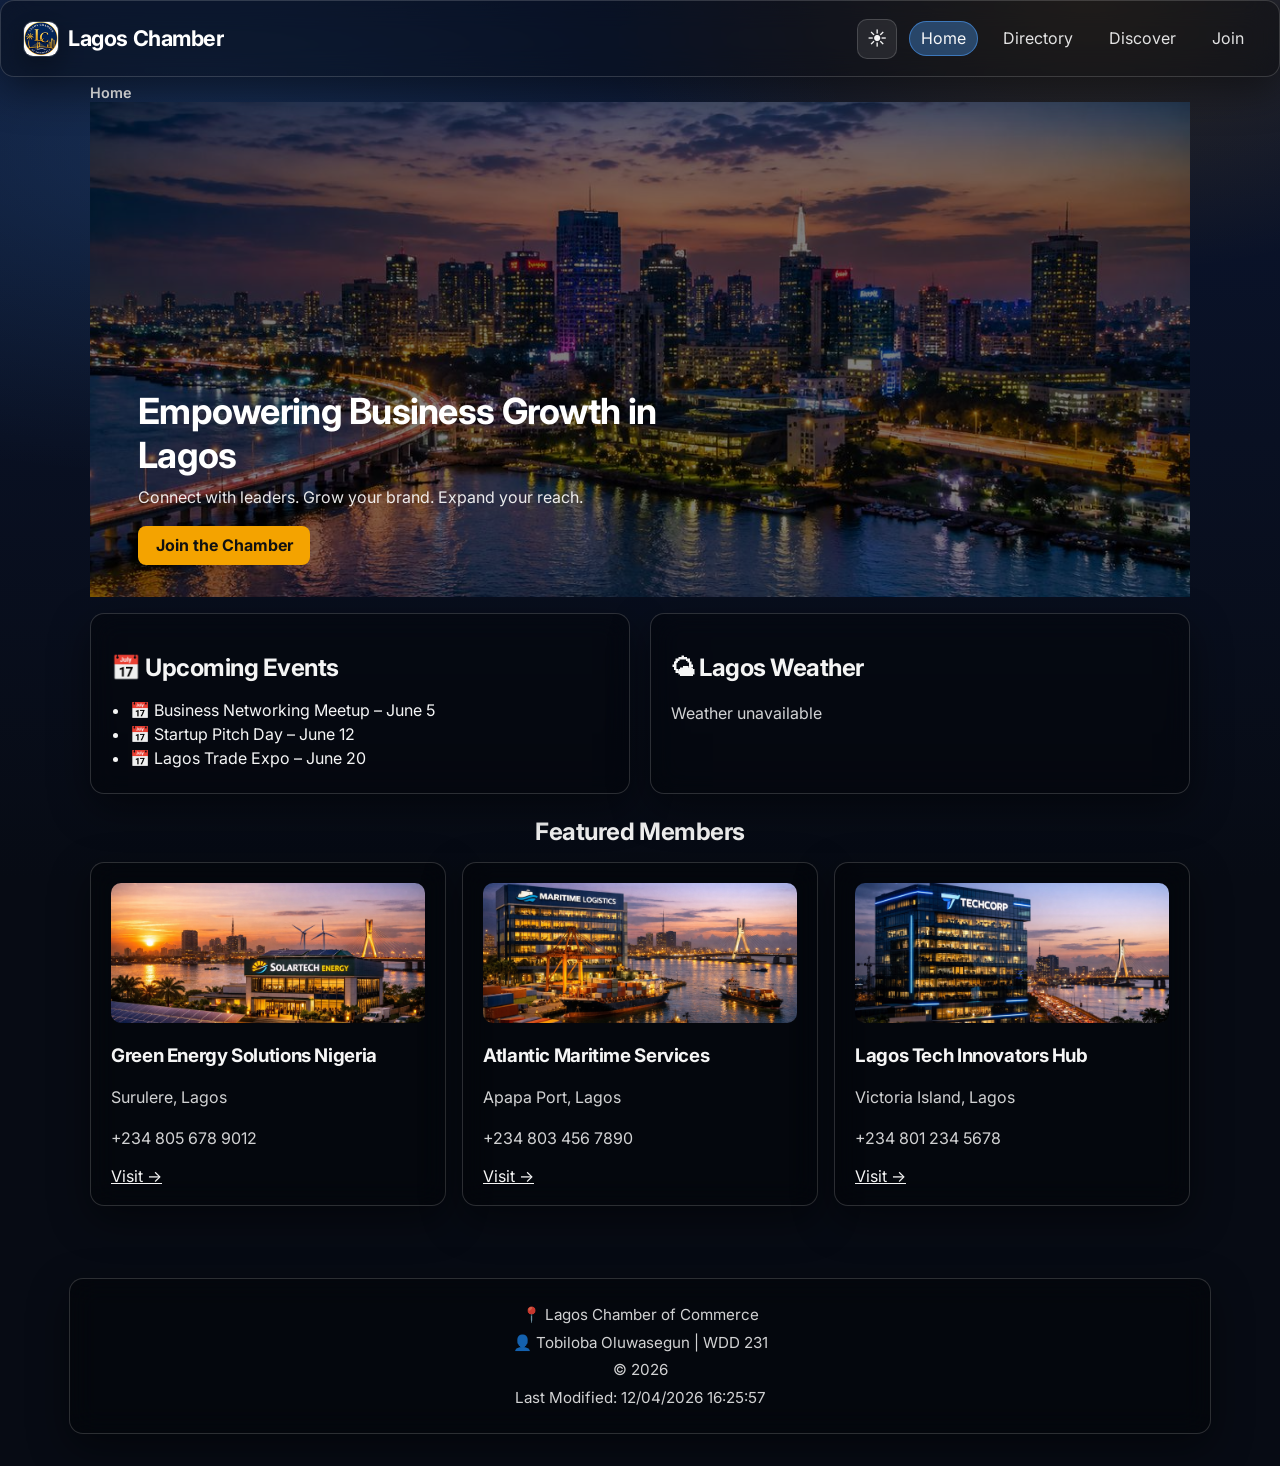
<file: chamber/index.html>
<!DOCTYPE html>
<html lang="en">

<head>
    <meta charset="UTF-8">
    <meta name="viewport" content="width=device-width, initial-scale=1.0">

    <title>Lagos Chamber Home</title>

    <meta name="description"
        content="Join Lagos Chamber of Commerce to grow your business, connect with leaders, and explore new opportunities in Lagos.">
    <meta name="author" content="Tobiloba Oluwasegun">

    <link rel="icon" href="images/favicon-small.png" type="image/png">

    <!-- SEO / SOCIAL -->
    <meta property="og:title" content="Lagos Chamber of Commerce Home Page">
    <meta property="og:description"
        content="Discover business opportunities, events, and partnerships with the Lagos Chamber of Commerce.">
    <meta property="og:image" content="https://thetobsdev1.github.io/wdd231/chamber/images/lagoshero.jpg">
    <meta property="og:url" content="https://thetobsdev1.github.io/wdd231/chamber/index.html">
    <meta property="og:type" content="website">

    <!-- FONTS -->
    <link rel="preconnect" href="https://fonts.googleapis.com">
    <link rel="preconnect" href="https://fonts.gstatic.com" crossorigin>
    <link href="https://fonts.googleapis.com/css2?family=Inter:wght@400;600;700&display=swap" rel="stylesheet">

    <!-- CSS -->
    <link rel="stylesheet" href="styles/normalize.css">
    <link rel="stylesheet" href="styles/small.css">
    <link rel="stylesheet" href="styles/large.css">
    <link rel="stylesheet" href="styles/theme.css">
    <link rel="stylesheet" href="styles/home.css">

    <script src="scripts/theme-toggle.js" defer></script>
    <script src="scripts/nav.js" defer></script>
    <script src="scripts/home.js" defer></script>
</head>

<body class="home-page">

    <header class="header glass">
        <a class="brand" href="index.html">
            <img class="brand-logo" src="images/favicon-small.png" alt="Lagos Chamber logo" width="34" height="34"
                loading="eager">
            <span class="brand-name">Lagos Chamber</span>
        </a>

        <div class="header-nav">
            <button type="button" class="theme-toggle" id="themeToggle" aria-label="Switch to light mode"
                title="Light mode">
                <span class="theme-icon theme-icon-light" aria-hidden="true">☀️</span>
                <span class="theme-icon theme-icon-dark" aria-hidden="true">🌙</span>
            </button>
            <button type="button" class="nav-toggle" id="navToggle" aria-expanded="false" aria-controls="primary-nav"
                aria-label="Open navigation menu">☰</button>
        </div>

        <nav id="primary-nav" aria-label="Primary">
            <a href="index.html" class="active" aria-current="page">Home</a>
            <a href="directory.html">Directory</a>
            <a href="discover.html">Discover</a>
            <a href="join.html">Join</a>
        </nav>
    </header>

    <nav class="wayfinding" aria-label="Breadcrumb">
        <ol class="breadcrumb">
            <li><span aria-current="page">Home</span></li>
        </ol>
    </nav>

    <main>

        <!-- HERO -->
        <section class="hero">
            <img src="images/lagoshero.jpg" alt="Lagos skyline view" width="1200" height="675" fetchpriority="high">

            <div class="overlay"></div>

            <div class="hero-content">
                <h1>Empowering Business Growth in Lagos</h1>
                <p>Connect with leaders. Grow your brand. Expand your reach.</p>
                <a href="join.html" class="cta">Join the Chamber</a>
            </div>
        </section>

        <!-- MAIN GRID -->
        <section class="home-grid">

            <!-- EVENTS -->
            <section class="card glass">
                <h2>📅 Upcoming Events</h2>
                <ul>
                    <li>📅 Business Networking Meetup – June 5</li>
                    <li>📅 Startup Pitch Day – June 12</li>
                    <li>📅 Lagos Trade Expo – June 20</li>
                </ul>
            </section>

            <section class="card glass weather">
                <h2>🌤 Lagos Weather</h2>
                <p id="temp">Loading...</p>
                <p id="desc"></p>
                <div id="forecast"></div>
            </section>

        </section>

        <!-- SPOTLIGHT -->
        <section class="spotlight">
            <h2>Featured Members</h2>
            <div id="spotlightCards" class="spotlight-grid"></div>
        </section>

    </main>

    <footer class="glass">
        <p>📍 Lagos Chamber of Commerce</p>
        <p>👤 Tobiloba Oluwasegun | WDD 231</p>
        <p>&copy; <span id="year"></span></p>
        <p>Last Modified: <span id="lastModified"></span></p>
    </footer>

</body>

</html>
</file>
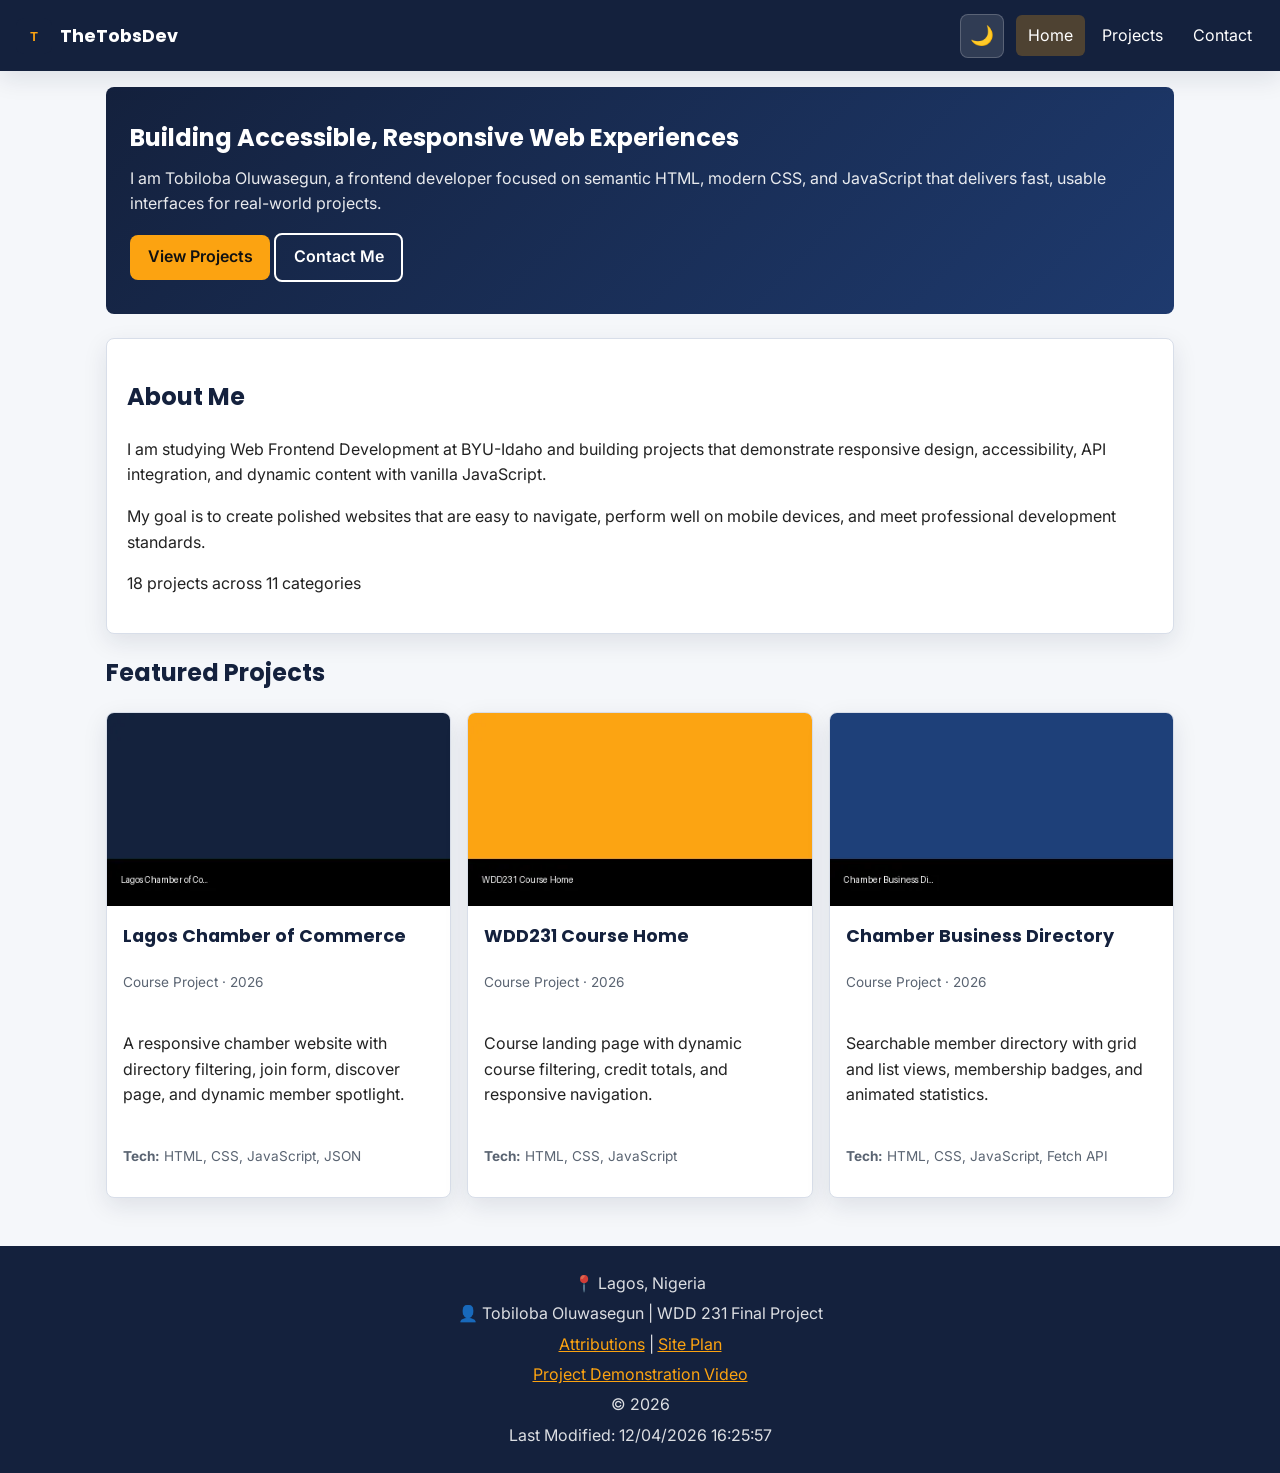
<file: final/index.html>
<!DOCTYPE html>
<html lang="en">
<head>
    <meta charset="UTF-8">
    <meta name="viewport" content="width=device-width, initial-scale=1.0">
    <title>TheTobsDev | Frontend Developer Portfolio</title>
    <meta name="description" content="TheTobsDev portfolio by Tobiloba Oluwasegun. Explore web development projects, skills, and contact information.">
    <meta name="author" content="Tobiloba Oluwasegun">
    <link rel="icon" href="images/favicon.svg" type="image/svg+xml">
    <meta property="og:title" content="TheTobsDev | Frontend Developer Portfolio">
    <meta property="og:description" content="Portfolio showcasing responsive web projects built with HTML, CSS, and JavaScript.">
    <meta property="og:image" content="https://thetobsdev1.github.io/wdd231/final/images/project-portfolio.webp">
    <meta property="og:url" content="https://thetobsdev1.github.io/wdd231/final/index.html">
    <meta property="og:type" content="website">
    <link rel="preconnect" href="https://fonts.googleapis.com">
    <link rel="preconnect" href="https://fonts.gstatic.com" crossorigin>
    <link href="https://fonts.googleapis.com/css2?family=Inter:wght@400;600&family=Poppins:wght@500;600;700&display=swap" rel="stylesheet">
    <link rel="stylesheet" href="styles/normalize.css">
    <link rel="stylesheet" href="styles/main.css">
    <script src="scripts/home.js" type="module"></script>
</head>
<body>
    <header class="header">
        <a class="brand" href="index.html">
            <img src="images/favicon.svg" alt="TheTobsDev logo" width="36" height="36">
            <span class="brand-name">TheTobsDev</span>
        </a>
        <div class="header-actions">
            <button type="button" class="theme-toggle" id="themeToggle" aria-label="Switch to dark mode">🌙</button>
            <button type="button" class="nav-toggle" id="navToggle" aria-expanded="false" aria-controls="primary-nav" aria-label="Open navigation menu">☰</button>
        </div>
        <nav id="primary-nav" aria-label="Primary">
            <a href="index.html" class="active" aria-current="page">Home</a>
            <a href="projects.html">Projects</a>
            <a href="contact.html">Contact</a>
        </nav>
    </header>

    <main>
        <section class="hero">
            <h1>Building Accessible, Responsive Web Experiences</h1>
            <p>
                I am Tobiloba Oluwasegun, a frontend developer focused on semantic HTML, modern CSS,
                and JavaScript that delivers fast, usable interfaces for real-world projects.
            </p>
            <a class="btn" href="projects.html">View Projects</a>
            <a class="btn btn-secondary" href="contact.html">Contact Me</a>
        </section>

        <section class="card" aria-labelledby="aboutHeading">
            <h2 id="aboutHeading">About Me</h2>
            <p>
                I am studying Web Frontend Development at BYU-Idaho and building projects that demonstrate
                responsive design, accessibility, API integration, and dynamic content with vanilla JavaScript.
            </p>
            <p>
                My goal is to create polished websites that are easy to navigate, perform well on mobile devices,
                and meet professional development standards.
            </p>
            <p id="projectStats" aria-live="polite"></p>
        </section>

        <section aria-labelledby="featuredHeading">
            <h2 id="featuredHeading">Featured Projects</h2>
            <div id="featuredProjects" class="project-grid"></div>
        </section>
    </main>

    <footer>
        <p>📍 Lagos, Nigeria</p>
        <p>👤 Tobiloba Oluwasegun | WDD 231 Final Project</p>
        <p><a href="attributions.html">Attributions</a> | <a href="site-plan.html">Site Plan</a></p>
        <p><a href="https://www.youtube.com/@Tobpips" target="_blank" rel="noopener noreferrer">Project Demonstration Video</a></p>
        <p>&copy; <span id="year"></span></p>
        <p>Last Modified: <span id="lastModified"></span></p>
    </footer>
</body>
</html>
</file>
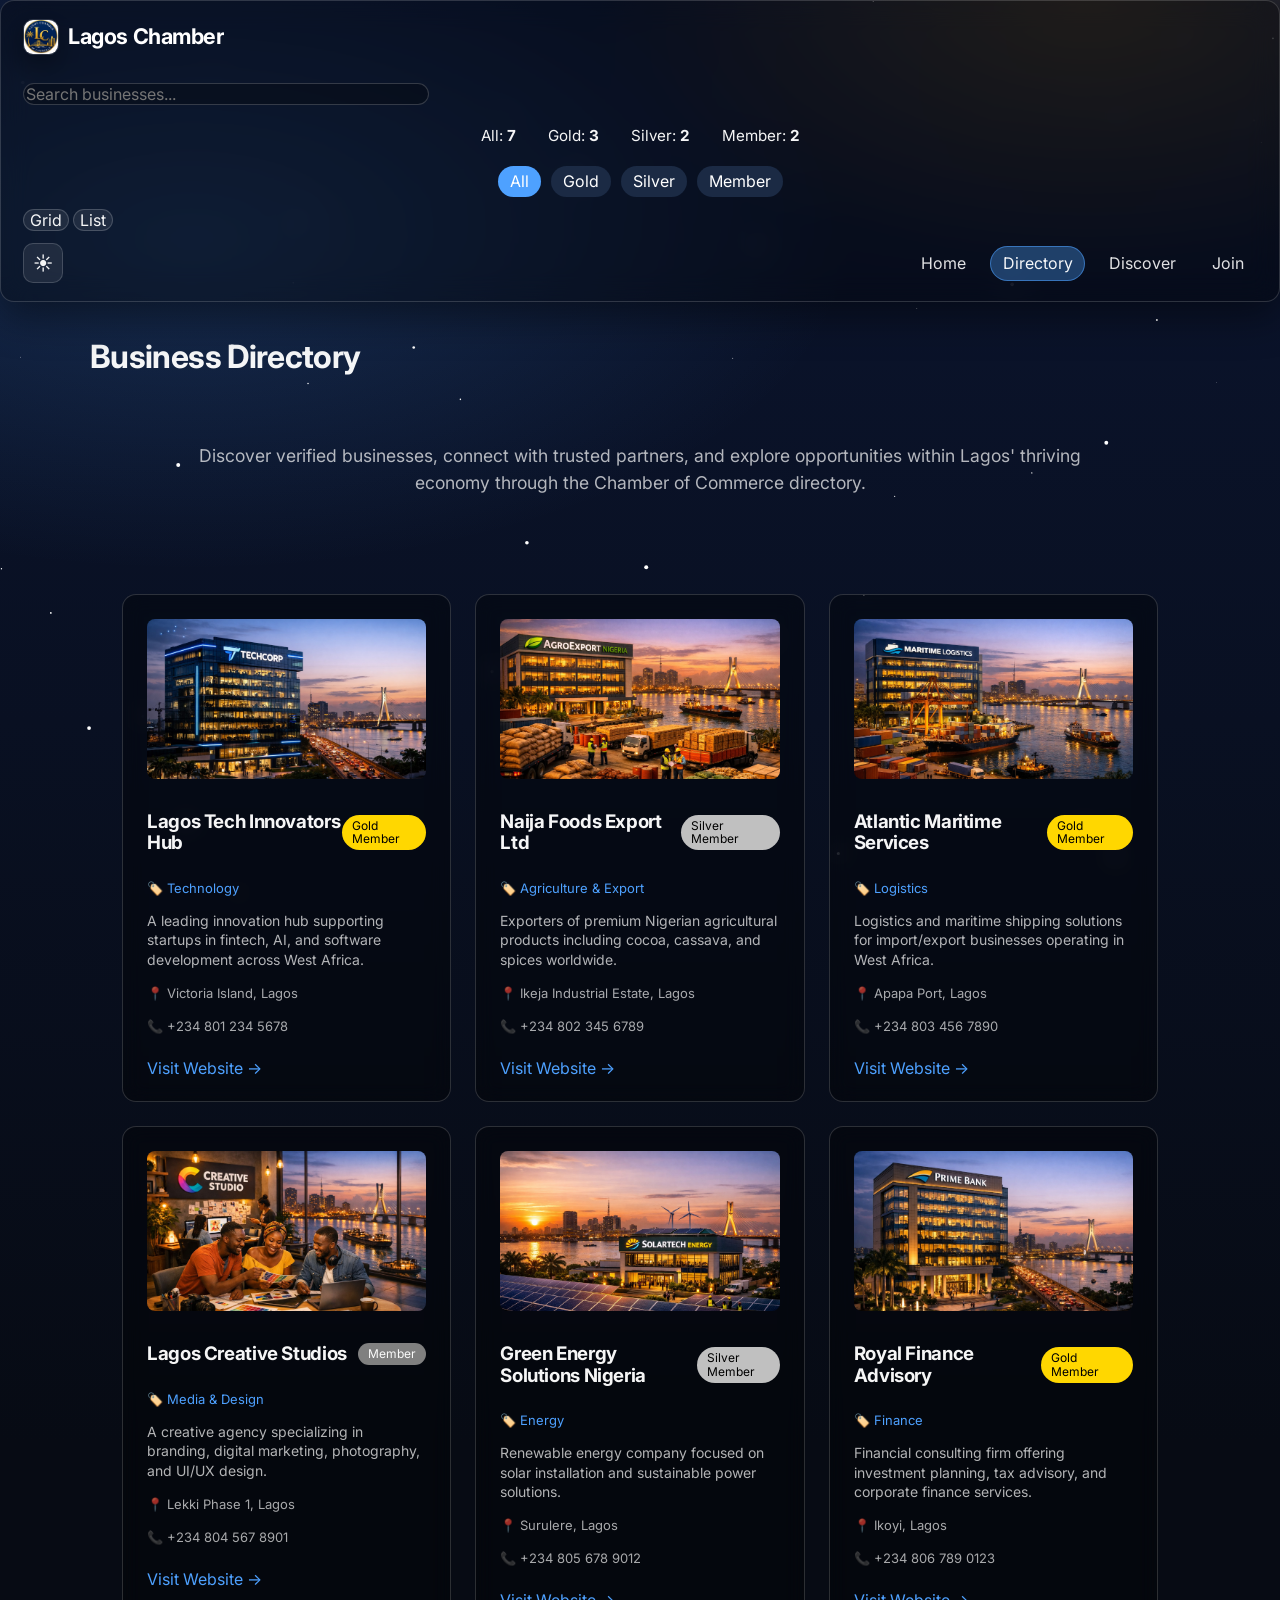
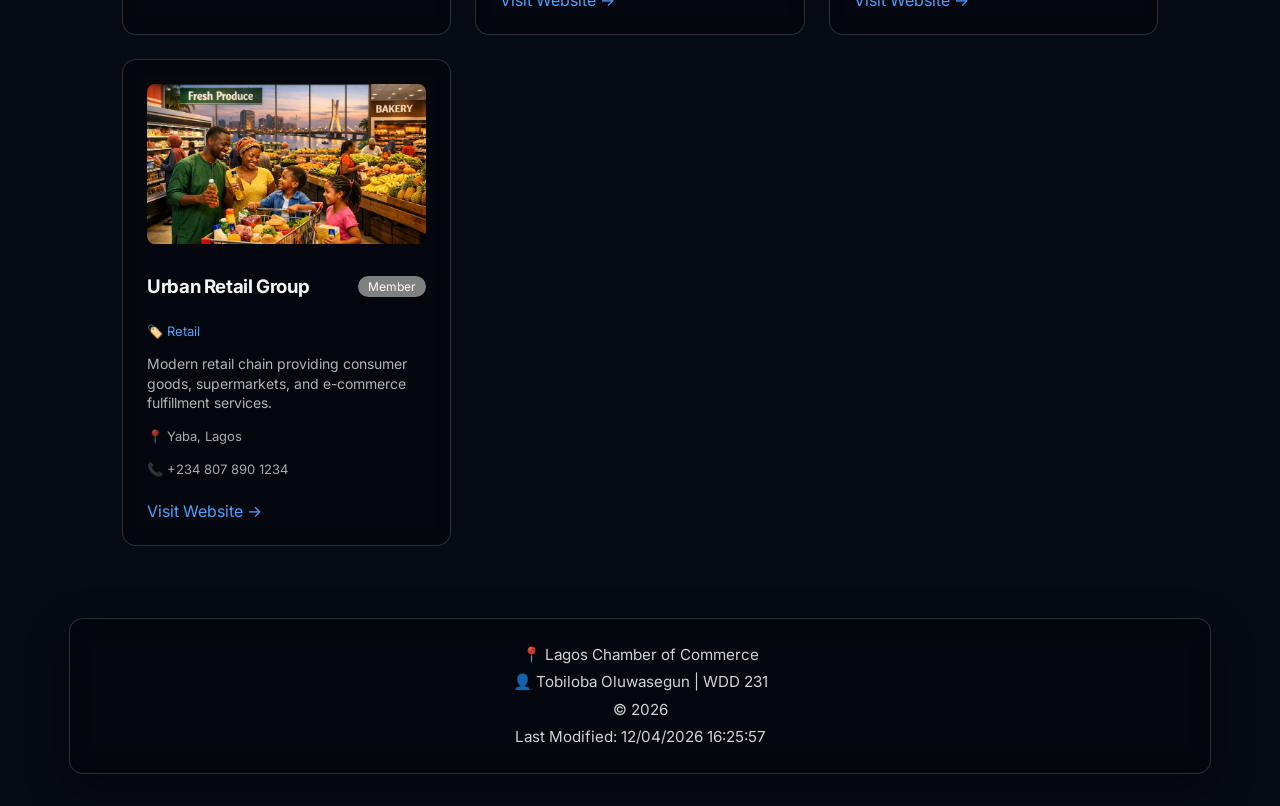
<file: chamber/directory.html>
<!DOCTYPE html>
<html lang="en">

<head>
    <meta charset="UTF-8">
    <meta name="viewport" content="width=device-width, initial-scale=1.0">

    <title>Lagos Chamber Directory</title>

    <meta name="description"
        content="Discover verified businesses and members of the Lagos Chamber of Commerce. Connect, grow, and explore opportunities in Lagos.">
    <meta name="author" content="Tobiloba Oluwasegun">

    <!-- FAVICON -->
    <link rel="icon" type="image/png" href="images/favicon.png">

    <!-- GOOGLE FONTS (AUDIT FIX) -->
    <link rel="preconnect" href="https://fonts.googleapis.com">
    <link rel="preconnect" href="https://fonts.gstatic.com" crossorigin>
    <link href="https://fonts.googleapis.com/css2?family=Inter:wght@400;600;700&display=swap" rel="stylesheet">

    <!-- CSS -->
    <link rel="stylesheet" href="styles/normalize.css">
    <link rel="stylesheet" href="styles/small.css">
    <link rel="stylesheet" href="styles/large.css">
    <link rel="stylesheet" href="styles/theme.css">

    <!-- OPEN GRAPH (FIXED) -->
    <meta property="og:title" content="Lagos Chamber Business Directory and Member Network">
    <meta property="og:description"
        content="Explore trusted Lagos businesses, connect with professionals, and discover opportunities through the official Chamber directory.">
    <meta property="og:image" content="https://thetobsdev1.github.io/wdd231/chamber/images/favicon.png">
    <meta property="og:url" content="https://thetobsdev1.github.io/wdd231/chamber/directory.html">
    <meta property="og:type" content="website">

    <script src="scripts/theme-toggle.js" defer></script>
    <script src="scripts/nav.js" defer></script>
    <script src="scripts/directory.js" defer></script>
</head>

<body>

    <canvas id="bg"></canvas>

    <header class="header glass">
        <a class="brand" href="index.html">
            <img class="brand-logo" src="images/favicon.png" alt="Lagos Chamber logo" width="34" height="34"
                loading="eager">
            <span class="brand-name">Lagos Chamber</span>
        </a>

        <div class="header-nav">
            <button type="button" class="theme-toggle" id="themeToggle" aria-label="Switch to light mode"
                title="Light mode">
                <span class="theme-icon theme-icon-light" aria-hidden="true">☀️</span>
                <span class="theme-icon theme-icon-dark" aria-hidden="true">🌙</span>
            </button>
            <button type="button" class="nav-toggle" id="navToggle" aria-expanded="false" aria-controls="primary-nav"
                aria-label="Open navigation menu">☰</button>
        </div>

        <nav id="primary-nav" aria-label="Primary">
            <a href="index.html">Home</a>
            <a class="active" href="directory.html" aria-current="page">Directory</a>
            <a href="discover.html">Discover</a>
            <a href="join.html">Join</a>
        </nav>

        <div class="toolbar">
            <input id="search" type="text" placeholder="Search businesses...">
        </div>

        <!-- STATS -->
        <div class="stats">
            <span>All: <b id="allCount">0</b></span>
            <span>Gold: <b id="goldCount">0</b></span>
            <span>Silver: <b id="silverCount">0</b></span>
            <span>Member: <b id="memberCount">0</b></span>
        </div>

        <!-- FILTER -->
        <div class="chips">
            <button data-filter="all" class="chip active">All</button>
            <button data-filter="3" class="chip">Gold</button>
            <button data-filter="2" class="chip">Silver</button>
            <button data-filter="1" class="chip">Member</button>
        </div>

        <!-- VIEW -->
        <div class="view">
            <button id="gridBtn">Grid</button>
            <button id="listBtn">List</button>
        </div>
    </header>

    <main>

        <!-- 🔥 FIXED: H1 MUST BE INSIDE MAIN -->
        <h1>Business Directory</h1>

        <section class="intro">
    
            <p>
                Discover verified businesses, connect with trusted partners, and explore opportunities
                within Lagos' thriving economy through the Chamber of Commerce directory.
            </p>
        </section>

        <section id="cards" class="grid"></section>

    </main>

    <footer class="glass">
        <p>📍 Lagos Chamber of Commerce</p>
        <p>👤 Tobiloba Oluwasegun | WDD 231</p>
        <p>&copy; <span id="year"></span></p>
        <p>Last Modified: <span id="lastModified"></span></p>
    </footer>

</body>

</html>
</file>
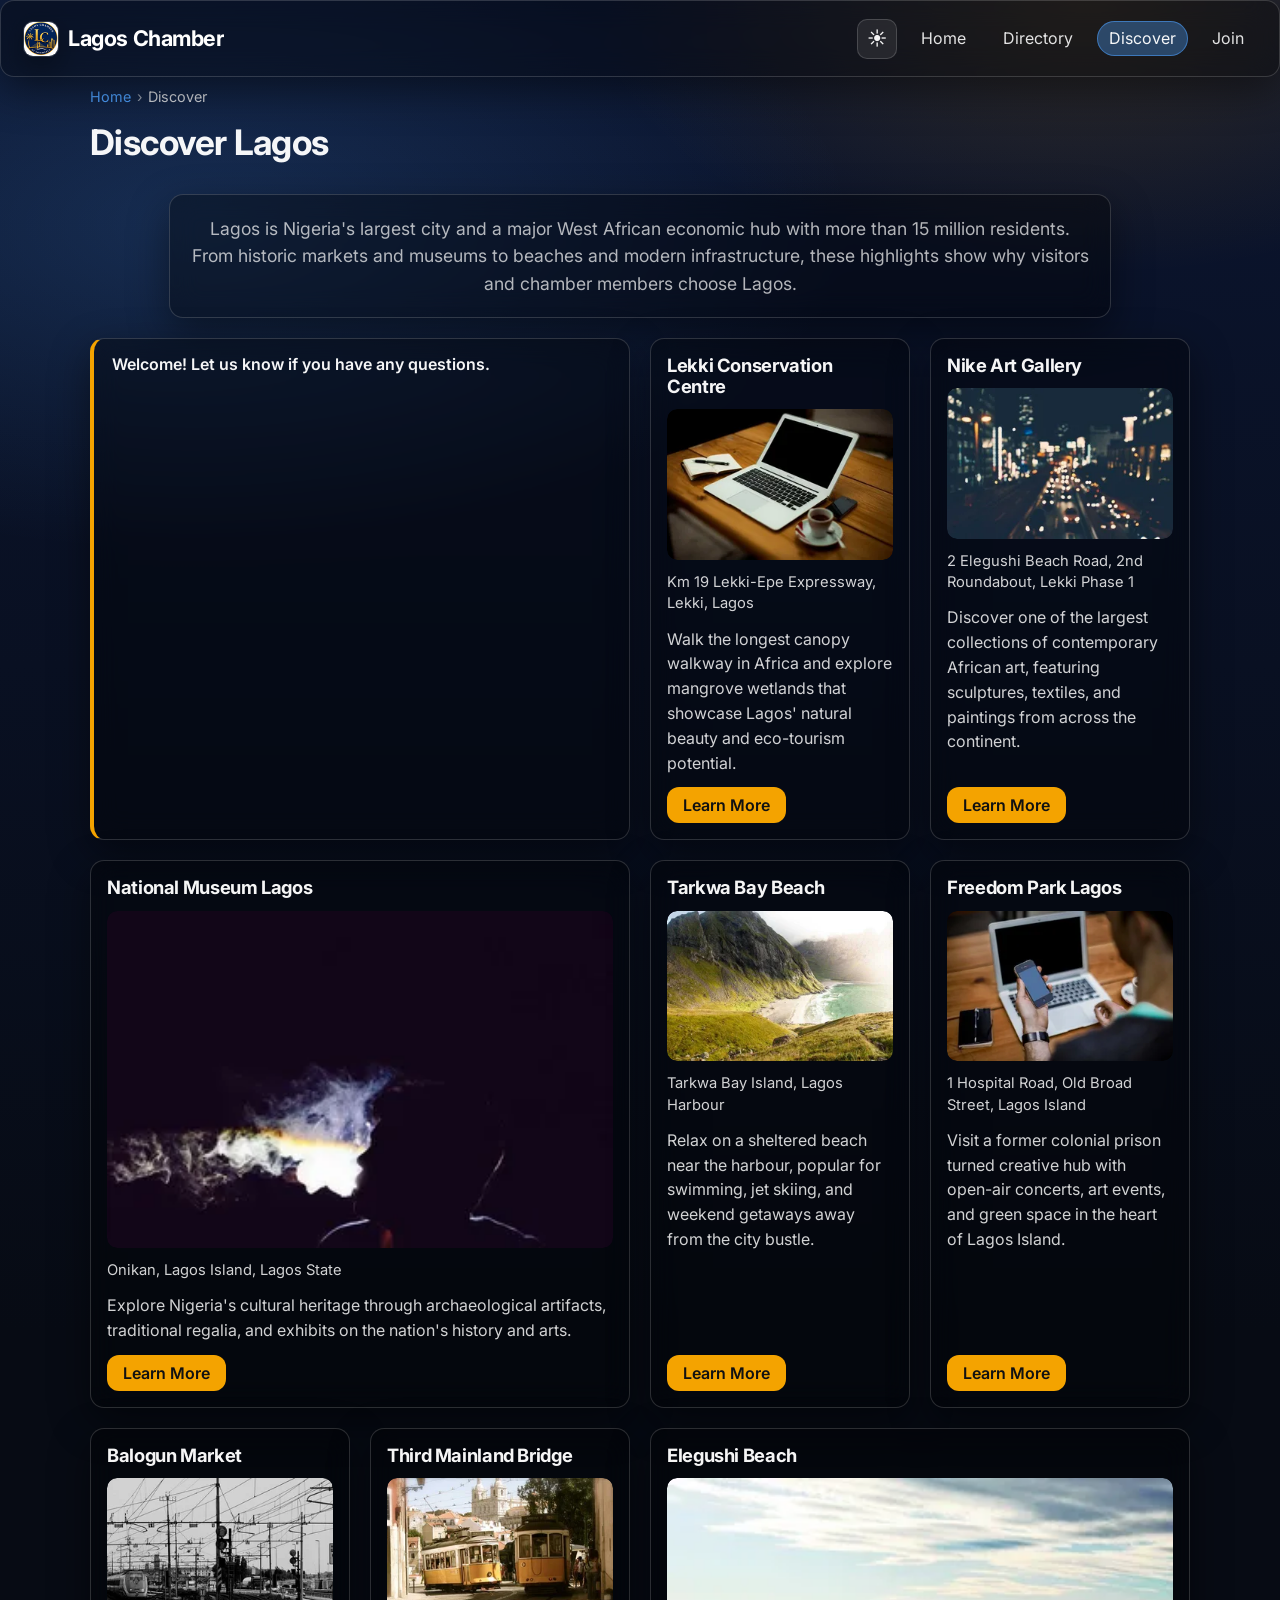
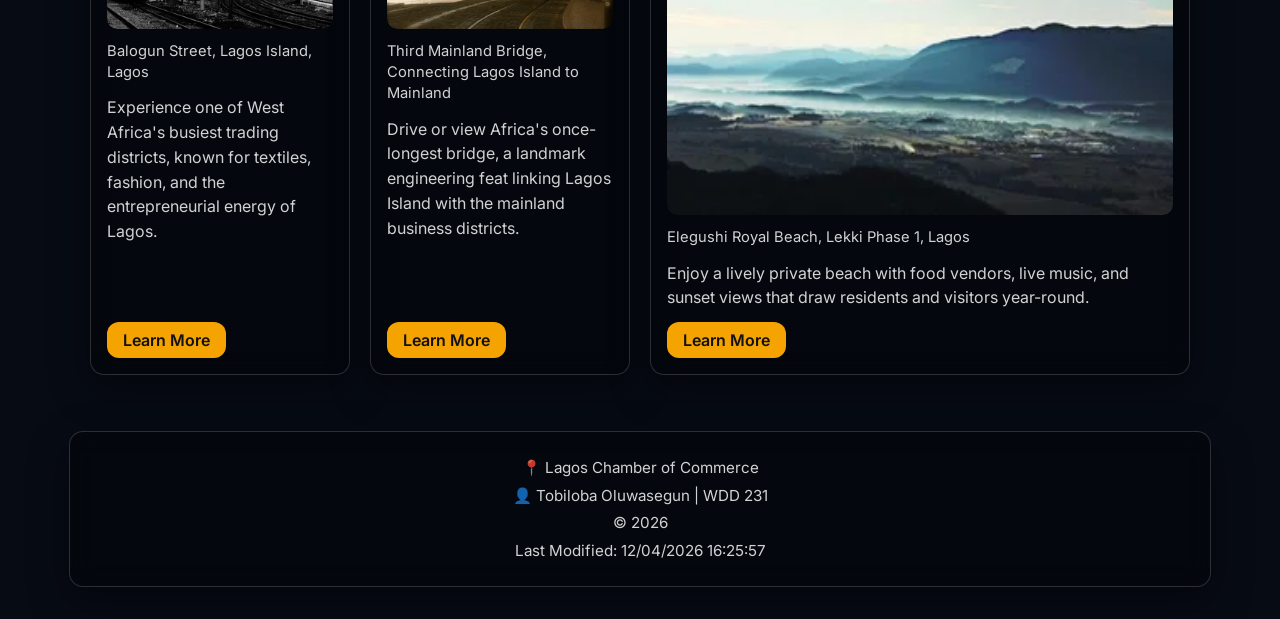
<file: chamber/discover.html>
<!DOCTYPE html>
<html lang="en">

<head>
    <meta charset="UTF-8">
    <meta name="viewport" content="width=device-width, initial-scale=1.0">

    <title>Discover Lagos | Lagos Chamber</title>

    <meta name="description"
        content="Discover Lagos attractions, landmarks, and cultural highlights. Explore demographics, destinations, and features that make Lagos a vibrant business hub.">
    <meta name="author" content="Tobiloba Oluwasegun">

    <link rel="icon" href="images/favicon-small.png" type="image/png">

    <meta property="og:title" content="Discover Lagos | Lagos Chamber of Commerce">
    <meta property="og:description"
        content="Explore eight featured destinations and learn why Lagos is one of Africa's most dynamic cities for business and tourism.">
    <meta property="og:image" content="https://thetobsdev1.github.io/wdd231/chamber/images/lagoshero.jpg">
    <meta property="og:url" content="https://thetobsdev1.github.io/wdd231/chamber/discover.html">
    <meta property="og:type" content="website">

    <link rel="preconnect" href="https://fonts.googleapis.com">
    <link rel="preconnect" href="https://fonts.gstatic.com" crossorigin>
    <link href="https://fonts.googleapis.com/css2?family=Inter:wght@400;600;700&display=swap" rel="stylesheet">

    <link rel="stylesheet" href="styles/normalize.css">
    <link rel="stylesheet" href="styles/small.css">
    <link rel="stylesheet" href="styles/large.css">
    <link rel="stylesheet" href="styles/theme.css">
    <link rel="stylesheet" href="styles/discover.css">
    <link rel="stylesheet" href="styles/medium.css">

    <script src="scripts/theme-toggle.js" defer></script>
    <script src="scripts/nav.js" defer></script>
    <script src="scripts/discover.js" type="module"></script>
</head>

<body class="discover-page">

    <header class="header glass">
        <a class="brand" href="index.html">
            <img class="brand-logo" src="images/favicon-small.png" alt="Lagos Chamber logo" width="34" height="34"
                loading="eager">
            <span class="brand-name">Lagos Chamber</span>
        </a>

        <div class="header-nav">
            <button type="button" class="theme-toggle" id="themeToggle" aria-label="Switch to light mode"
                title="Light mode">
                <span class="theme-icon theme-icon-light" aria-hidden="true">☀️</span>
                <span class="theme-icon theme-icon-dark" aria-hidden="true">🌙</span>
            </button>
            <button type="button" class="nav-toggle" id="navToggle" aria-expanded="false" aria-controls="primary-nav"
                aria-label="Open navigation menu">☰</button>
        </div>

        <nav id="primary-nav" aria-label="Primary">
            <a href="index.html">Home</a>
            <a href="directory.html">Directory</a>
            <a href="discover.html" class="active" aria-current="page">Discover</a>
            <a href="join.html">Join</a>
        </nav>
    </header>

    <nav class="wayfinding" aria-label="Breadcrumb">
        <ol class="breadcrumb">
            <li><a href="index.html">Home</a></li>
            <li><span aria-current="page">Discover</span></li>
        </ol>
    </nav>

    <main>
        <h1>Discover Lagos</h1>

        <section class="intro glass">
            <p>
                Lagos is Nigeria's largest city and a major West African economic hub with more than 15 million
                residents. From historic markets and museums to beaches and modern infrastructure, these highlights
                show why visitors and chamber members choose Lagos.
            </p>
        </section>

        <section class="discover-grid" id="discoverGrid" aria-label="Lagos attractions">
            <div id="visitMessage" class="visit-message glass" role="status" aria-live="polite"></div>
        </section>
    </main>

    <footer class="glass">
        <p>📍 Lagos Chamber of Commerce</p>
        <p>👤 Tobiloba Oluwasegun | WDD 231</p>
        <p>&copy; <span id="year"></span></p>
        <p>Last Modified: <span id="lastModified"></span></p>
    </footer>

</body>

</html>
</file>
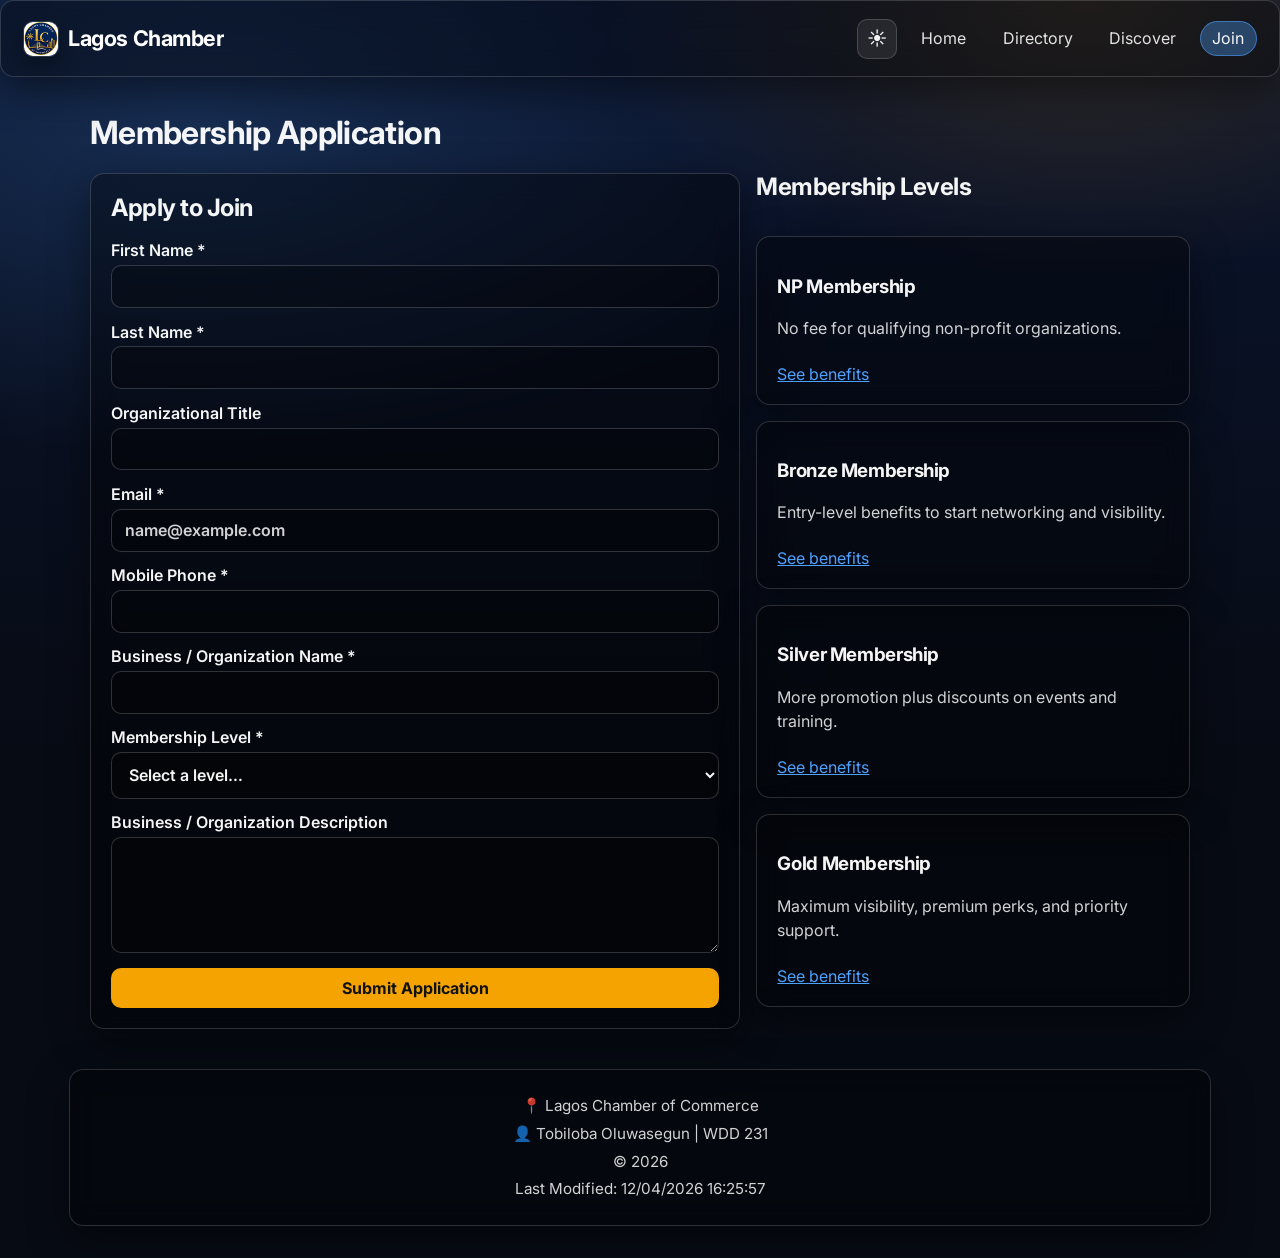
<file: chamber/join.html>
<!DOCTYPE html>
<html lang="en">

<head>
    <meta charset="UTF-8">
    <meta name="viewport" content="width=device-width, initial-scale=1.0">

    <title>Join | Lagos Chamber of Commerce</title>

    <meta name="description"
        content="Apply to join the Lagos Chamber of Commerce. Choose a membership level and submit your application online.">
    <meta name="author" content="Tobiloba Oluwasegun">

    <link rel="icon" href="images/favicon.png">

    <!-- OPEN GRAPH -->
    <meta property="og:title" content="Join Lagos Chamber of Commerce">
    <meta property="og:description"
        content="Apply online to join the Lagos Chamber of Commerce. Pick a membership level and submit your application in minutes.">
    <meta property="og:image" content="https://thetobsdev1.github.io/wdd231/chamber/images/lagoshero.png">
    <meta property="og:url" content="https://thetobsdev1.github.io/wdd231/chamber/join.html">
    <meta property="og:type" content="website">

    <!-- FONTS -->
    <link rel="preconnect" href="https://fonts.googleapis.com">
    <link rel="preconnect" href="https://fonts.gstatic.com" crossorigin>
    <link href="https://fonts.googleapis.com/css2?family=Inter:wght@400;600;700&display=swap" rel="stylesheet">

    <!-- CSS -->
    <link rel="stylesheet" href="styles/normalize.css">
    <link rel="stylesheet" href="styles/small.css">
    <link rel="stylesheet" href="styles/large.css">
    <link rel="stylesheet" href="styles/theme.css">
    <link rel="stylesheet" href="styles/join.css">

    <script src="scripts/theme-toggle.js" defer></script>
    <script src="scripts/nav.js" defer></script>
    <script src="scripts/join.js" defer></script>
</head>

<body>
    <header class="header glass">
        <a class="brand" href="index.html">
            <img class="brand-logo" src="images/favicon-small.png" alt="Lagos Chamber logo" width="34" height="34"
                loading="eager">
            <span class="brand-name">Lagos Chamber</span>
        </a>

        <div class="header-nav">
            <button type="button" class="theme-toggle" id="themeToggle" aria-label="Switch to light mode"
                title="Light mode">
                <span class="theme-icon theme-icon-light" aria-hidden="true">☀️</span>
                <span class="theme-icon theme-icon-dark" aria-hidden="true">🌙</span>
            </button>
            <button type="button" class="nav-toggle" id="navToggle" aria-expanded="false" aria-controls="primary-nav"
                aria-label="Open navigation menu">☰</button>
        </div>

        <nav id="primary-nav" aria-label="Primary">
            <a href="index.html">Home</a>
            <a href="directory.html">Directory</a>
            <a href="discover.html">Discover</a>
            <a class="active" href="join.html" aria-current="page">Join</a>
        </nav>
    </header>

    <main class="join-main">
        <h1>Membership Application</h1>

        <div class="join-layout">
            <section class="join-form glass" aria-labelledby="applicationHeading">
                <h2 id="applicationHeading">Apply to Join</h2>

                <form method="get" action="thankyou.html" class="application-form">
                    <label>
                        <span>First Name *</span>
                        <input type="text" name="first" required autocomplete="given-name" title="Enter your first name">
                    </label>

                    <label>
                        <span>Last Name *</span>
                        <input type="text" name="last" required autocomplete="family-name" title="Enter your last name">
                    </label>

                    <label>
                        <span>Organizational Title</span>
                        <input type="text" name="orgTitle" autocomplete="organization-title"
                            pattern="[A-Za-z\s\-]{7,}"
                            title="Minimum 7 characters. Letters, spaces, and hyphens only.">
                    </label>

                    <label>
                        <span>Email *</span>
                        <input type="email" name="email" required autocomplete="email" placeholder="name@example.com"
                            title="Enter a valid email address">
                    </label>

                    <label>
                        <span>Mobile Phone *</span>
                        <input type="tel" name="phone" required autocomplete="tel"
                            title="Enter your mobile phone number">
                    </label>

                    <label>
                        <span>Business / Organization Name *</span>
                        <input type="text" name="business" required autocomplete="organization"
                            title="Enter your business or organization name">
                    </label>

                    <label>
                        <span>Membership Level *</span>
                        <select name="membership" required title="Select a membership level">
                            <option value="" selected disabled>Select a level…</option>
                            <option value="np">NP Membership (No fee)</option>
                            <option value="bronze">Bronze Membership</option>
                            <option value="silver">Silver Membership</option>
                            <option value="gold">Gold Membership</option>
                        </select>
                    </label>

                    <label>
                        <span>Business / Organization Description</span>
                        <textarea name="description" title="Describe your business or organization"
                            rows="5"></textarea>
                    </label>

                    <input type="hidden" name="timestamp" id="timestamp">

                    <input type="submit" value="Submit Application">
                </form>
            </section>

            <aside class="membership-cards" aria-labelledby="levelsHeading">
                <h2 id="levelsHeading">Membership Levels</h2>

                <section class="level-card glass" data-level="np">
                    <h3>NP Membership</h3>
                    <p>No fee for qualifying non-profit organizations.</p>
                    <a href="#" class="level-more" data-modal="npModal">See benefits</a>
                </section>

                <section class="level-card glass" data-level="bronze">
                    <h3>Bronze Membership</h3>
                    <p>Entry-level benefits to start networking and visibility.</p>
                    <a href="#" class="level-more" data-modal="bronzeModal">See benefits</a>
                </section>

                <section class="level-card glass" data-level="silver">
                    <h3>Silver Membership</h3>
                    <p>More promotion plus discounts on events and training.</p>
                    <a href="#" class="level-more" data-modal="silverModal">See benefits</a>
                </section>

                <section class="level-card glass" data-level="gold">
                    <h3>Gold Membership</h3>
                    <p>Maximum visibility, premium perks, and priority support.</p>
                    <a href="#" class="level-more" data-modal="goldModal">See benefits</a>
                </section>
            </aside>
        </div>

        <!-- Modals -->
        <dialog id="npModal" class="membership-modal" aria-labelledby="npTitle">
            <div class="modal-inner">
                <h2 id="npTitle">NP Membership Benefits</h2>
                <ul>
                    <li>Chamber directory listing</li>
                    <li>Monthly newsletter inclusion</li>
                    <li>Invitation to community networking events</li>
                    <li>Access to member-only resources</li>
                </ul>
                <button class="modal-close" type="button">Close</button>
            </div>
        </dialog>

        <dialog id="bronzeModal" class="membership-modal" aria-labelledby="bronzeTitle">
            <div class="modal-inner">
                <h2 id="bronzeTitle">Bronze Membership Benefits</h2>
                <ul>
                    <li>All NP benefits</li>
                    <li>Business spotlight eligibility (limited)</li>
                    <li>Member badge for your website</li>
                    <li>Discounted admission to select events</li>
                </ul>
                <button class="modal-close" type="button">Close</button>
            </div>
        </dialog>

        <dialog id="silverModal" class="membership-modal" aria-labelledby="silverTitle">
            <div class="modal-inner">
                <h2 id="silverTitle">Silver Membership Benefits</h2>
                <ul>
                    <li>All Bronze benefits</li>
                    <li>Higher-priority spotlight placement</li>
                    <li>Training and workshop discounts</li>
                    <li>Featured social media mention (quarterly)</li>
                </ul>
                <button class="modal-close" type="button">Close</button>
            </div>
        </dialog>

        <dialog id="goldModal" class="membership-modal" aria-labelledby="goldTitle">
            <div class="modal-inner">
                <h2 id="goldTitle">Gold Membership Benefits</h2>
                <ul>
                    <li>All Silver benefits</li>
                    <li>Homepage “Spotlight” priority</li>
                    <li>Premium event discounts</li>
                    <li>Dedicated networking concierge support</li>
                </ul>
                <button class="modal-close" type="button">Close</button>
            </div>
        </dialog>
    </main>

    <footer class="glass">
        <p>📍 Lagos Chamber of Commerce</p>
        <p>👤 Tobiloba Oluwasegun | WDD 231</p>
        <p>&copy; <span id="year"></span></p>
        <p>Last Modified: <span id="lastModified"></span></p>
    </footer>
</body>

</html>
</file>
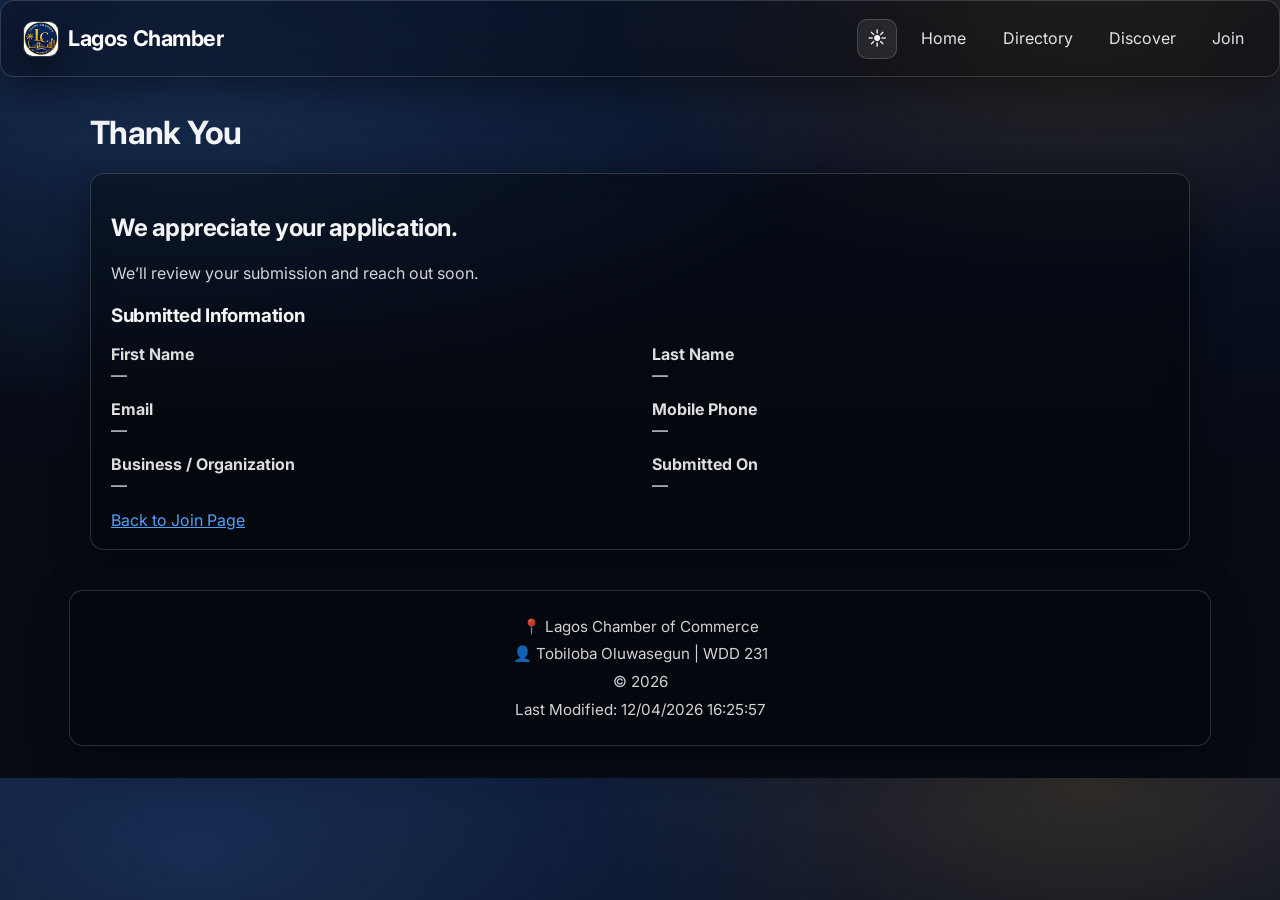
<file: chamber/thankyou.html>
<!DOCTYPE html>
<html lang="en">

<head>
    <meta charset="UTF-8">
    <meta name="viewport" content="width=device-width, initial-scale=1.0">

    <title>Thank You | Lagos Chamber</title>

    <meta name="description" content="Thank you for applying to join the Lagos Chamber of Commerce.">
    <meta name="author" content="Tobiloba Oluwasegun">

    <link rel="icon" href="images/favicon.png">

    <!-- FONTS -->
    <link rel="preconnect" href="https://fonts.googleapis.com">
    <link rel="preconnect" href="https://fonts.gstatic.com" crossorigin>
    <link href="https://fonts.googleapis.com/css2?family=Inter:wght@400;600;700&display=swap" rel="stylesheet">

    <!-- CSS -->
    <link rel="stylesheet" href="styles/normalize.css">
    <link rel="stylesheet" href="styles/small.css">
    <link rel="stylesheet" href="styles/large.css">
    <link rel="stylesheet" href="styles/theme.css">
    <link rel="stylesheet" href="styles/join.css">

    <script src="scripts/theme-toggle.js" defer></script>
    <script src="scripts/nav.js" defer></script>
    <script src="scripts/thankyou.js" defer></script>
</head>

<body>
    <header class="header glass">
        <a class="brand" href="index.html">
            <img class="brand-logo" src="images/favicon-small.png" alt="Lagos Chamber logo" width="34" height="34"
                loading="eager">
            <span class="brand-name">Lagos Chamber</span>
        </a>

        <div class="header-nav">
            <button type="button" class="theme-toggle" id="themeToggle" aria-label="Switch to light mode"
                title="Light mode">
                <span class="theme-icon theme-icon-light" aria-hidden="true">☀️</span>
                <span class="theme-icon theme-icon-dark" aria-hidden="true">🌙</span>
            </button>
            <button type="button" class="nav-toggle" id="navToggle" aria-expanded="false" aria-controls="primary-nav"
                aria-label="Open navigation menu">☰</button>
        </div>

        <nav id="primary-nav" aria-label="Primary">
            <a href="index.html">Home</a>
            <a href="directory.html">Directory</a>
            <a href="discover.html">Discover</a>
            <a href="join.html">Join</a>
        </nav>
    </header>

    <main class="join-main">
        <h1>Thank You</h1>

        <section class="thankyou glass" aria-labelledby="thanksHeading">
            <h2 id="thanksHeading">We appreciate your application.</h2>
            <p>We’ll review your submission and reach out soon.</p>

            <div class="submitted" aria-live="polite">
                <h3>Submitted Information</h3>
                <dl class="submitted-grid">
                    <div>
                        <dt>First Name</dt>
                        <dd id="outFirst">—</dd>
                    </div>
                    <div>
                        <dt>Last Name</dt>
                        <dd id="outLast">—</dd>
                    </div>
                    <div>
                        <dt>Email</dt>
                        <dd id="outEmail">—</dd>
                    </div>
                    <div>
                        <dt>Mobile Phone</dt>
                        <dd id="outPhone">—</dd>
                    </div>
                    <div>
                        <dt>Business / Organization</dt>
                        <dd id="outBusiness">—</dd>
                    </div>
                    <div>
                        <dt>Submitted On</dt>
                        <dd id="outTimestamp">—</dd>
                    </div>
                </dl>
            </div>

            <a class="back-link" href="join.html">Back to Join Page</a>
        </section>
    </main>

    <footer class="glass">
        <p>📍 Lagos Chamber of Commerce</p>
        <p>👤 Tobiloba Oluwasegun | WDD 231</p>
        <p>&copy; <span id="year"></span></p>
        <p>Last Modified: <span id="lastModified"></span></p>
    </footer>
</body>

</html>
</file>
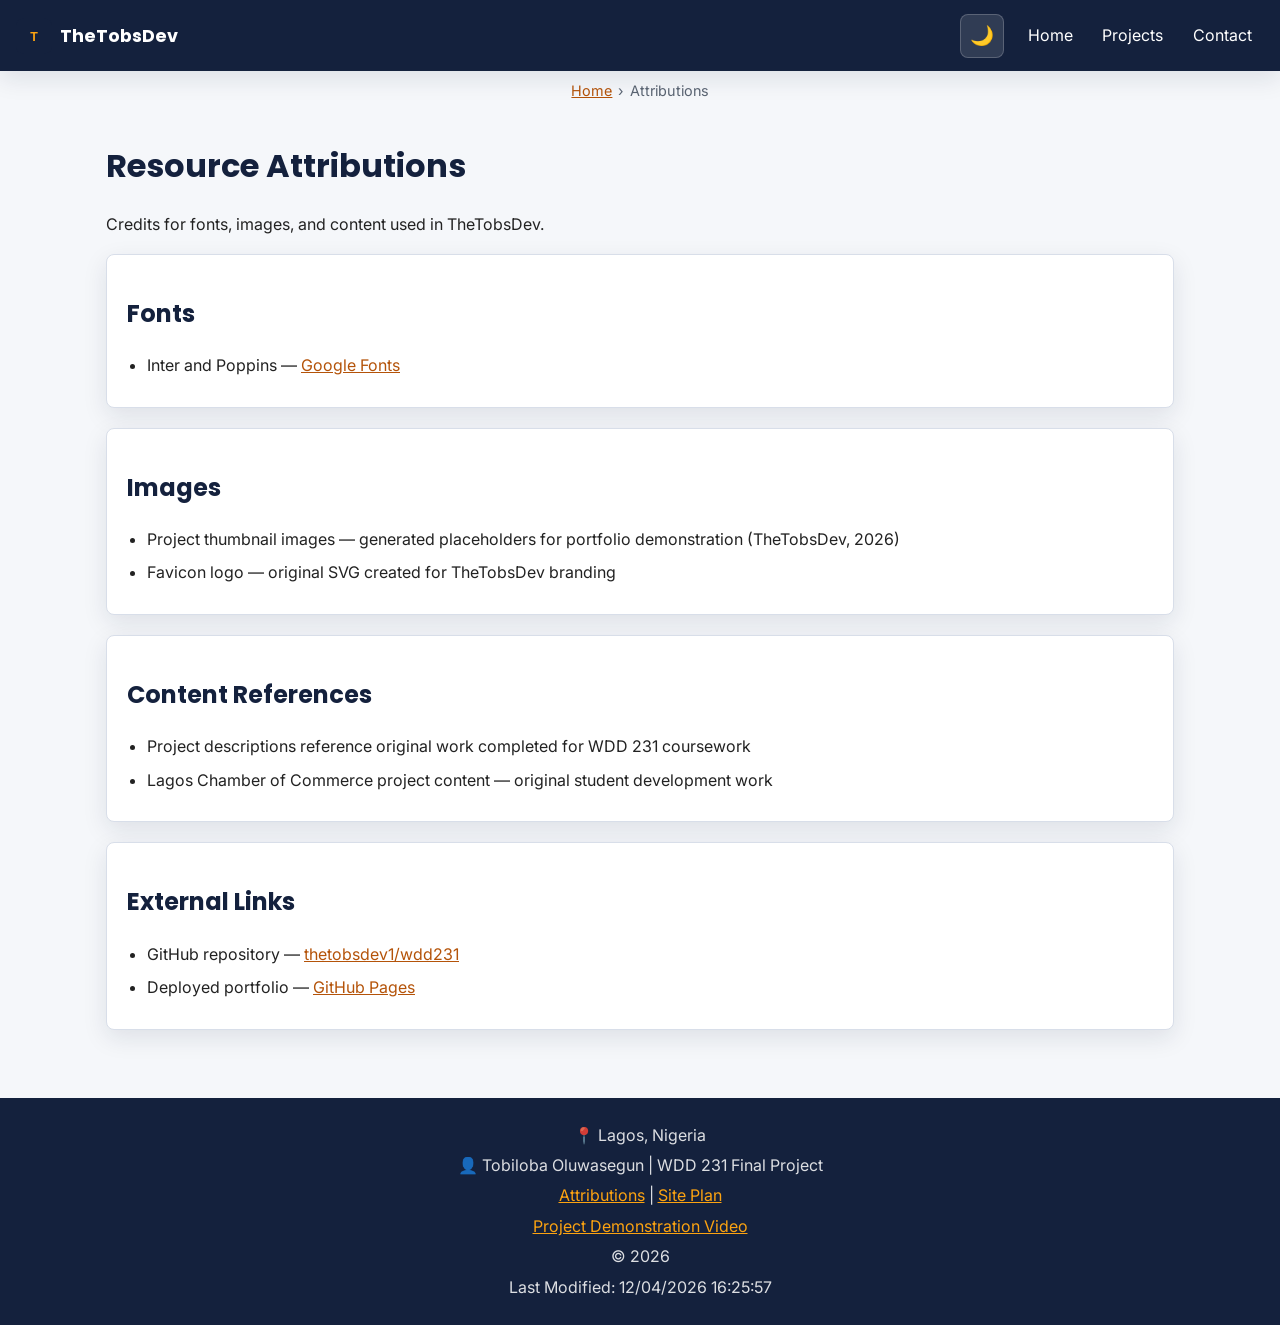
<file: final/attributions.html>
<!DOCTYPE html>
<html lang="en">
<head>
    <meta charset="UTF-8">
    <meta name="viewport" content="width=device-width, initial-scale=1.0">
    <title>Attributions | TheTobsDev Portfolio</title>
    <meta name="description" content="Image, font, and content attributions for TheTobsDev portfolio by Tobiloba Oluwasegun.">
    <meta name="author" content="Tobiloba Oluwasegun">
    <link rel="icon" href="images/favicon.svg" type="image/svg+xml">
    <link rel="preconnect" href="https://fonts.googleapis.com">
    <link rel="preconnect" href="https://fonts.gstatic.com" crossorigin>
    <link href="https://fonts.googleapis.com/css2?family=Inter:wght@400;600&family=Poppins:wght@500;600;700&display=swap" rel="stylesheet">
    <link rel="stylesheet" href="styles/normalize.css">
    <link rel="stylesheet" href="styles/main.css">
    <script type="module">
        import { initTheme, initNav, initFooter } from "./scripts/app.js";
        initTheme();
        initNav();
        initFooter();
    </script>
</head>
<body>
    <header class="header">
        <a class="brand" href="index.html">
            <img src="images/favicon.svg" alt="TheTobsDev logo" width="36" height="36">
            <span class="brand-name">TheTobsDev</span>
        </a>
        <div class="header-actions">
            <button type="button" class="theme-toggle" id="themeToggle" aria-label="Switch to dark mode">🌙</button>
            <button type="button" class="nav-toggle" id="navToggle" aria-expanded="false" aria-controls="primary-nav" aria-label="Open navigation menu">☰</button>
        </div>
        <nav id="primary-nav" aria-label="Primary">
            <a href="index.html">Home</a>
            <a href="projects.html">Projects</a>
            <a href="contact.html">Contact</a>
        </nav>
    </header>

    <nav class="wayfinding" aria-label="Breadcrumb">
        <ol class="breadcrumb">
            <li><a href="index.html">Home</a></li>
            <li><span aria-current="page">Attributions</span></li>
        </ol>
    </nav>

    <main>
        <h1>Resource Attributions</h1>
        <p>Credits for fonts, images, and content used in TheTobsDev.</p>

        <section class="card" aria-labelledby="fontsHeading">
            <h2 id="fontsHeading">Fonts</h2>
            <ul>
                <li>Inter and Poppins — <a href="https://fonts.google.com/" target="_blank" rel="noopener noreferrer">Google Fonts</a></li>
            </ul>
        </section>

        <section class="card" aria-labelledby="imagesHeading">
            <h2 id="imagesHeading">Images</h2>
            <ul>
                <li>Project thumbnail images — generated placeholders for portfolio demonstration (TheTobsDev, 2026)</li>
                <li>Favicon logo — original SVG created for TheTobsDev branding</li>
            </ul>
        </section>

        <section class="card" aria-labelledby="contentHeading">
            <h2 id="contentHeading">Content References</h2>
            <ul>
                <li>Project descriptions reference original work completed for WDD 231 coursework</li>
                <li>Lagos Chamber of Commerce project content — original student development work</li>
            </ul>
        </section>

        <section class="card" aria-labelledby="linksHeading">
            <h2 id="linksHeading">External Links</h2>
            <ul>
                <li>GitHub repository — <a href="https://github.com/thetobsdev1/wdd231" target="_blank" rel="noopener noreferrer">thetobsdev1/wdd231</a></li>
                <li>Deployed portfolio — <a href="https://thetobsdev1.github.io/wdd231/final/index.html">GitHub Pages</a></li>
            </ul>
        </section>
    </main>

    <footer>
        <p>📍 Lagos, Nigeria</p>
        <p>👤 Tobiloba Oluwasegun | WDD 231 Final Project</p>
        <p><a href="attributions.html">Attributions</a> | <a href="site-plan.html">Site Plan</a></p>
        <p><a href="https://www.youtube.com/@Tobpips" target="_blank" rel="noopener noreferrer">Project Demonstration Video</a></p>
        <p>&copy; <span id="year"></span></p>
        <p>Last Modified: <span id="lastModified"></span></p>
    </footer>
</body>
</html>
</file>
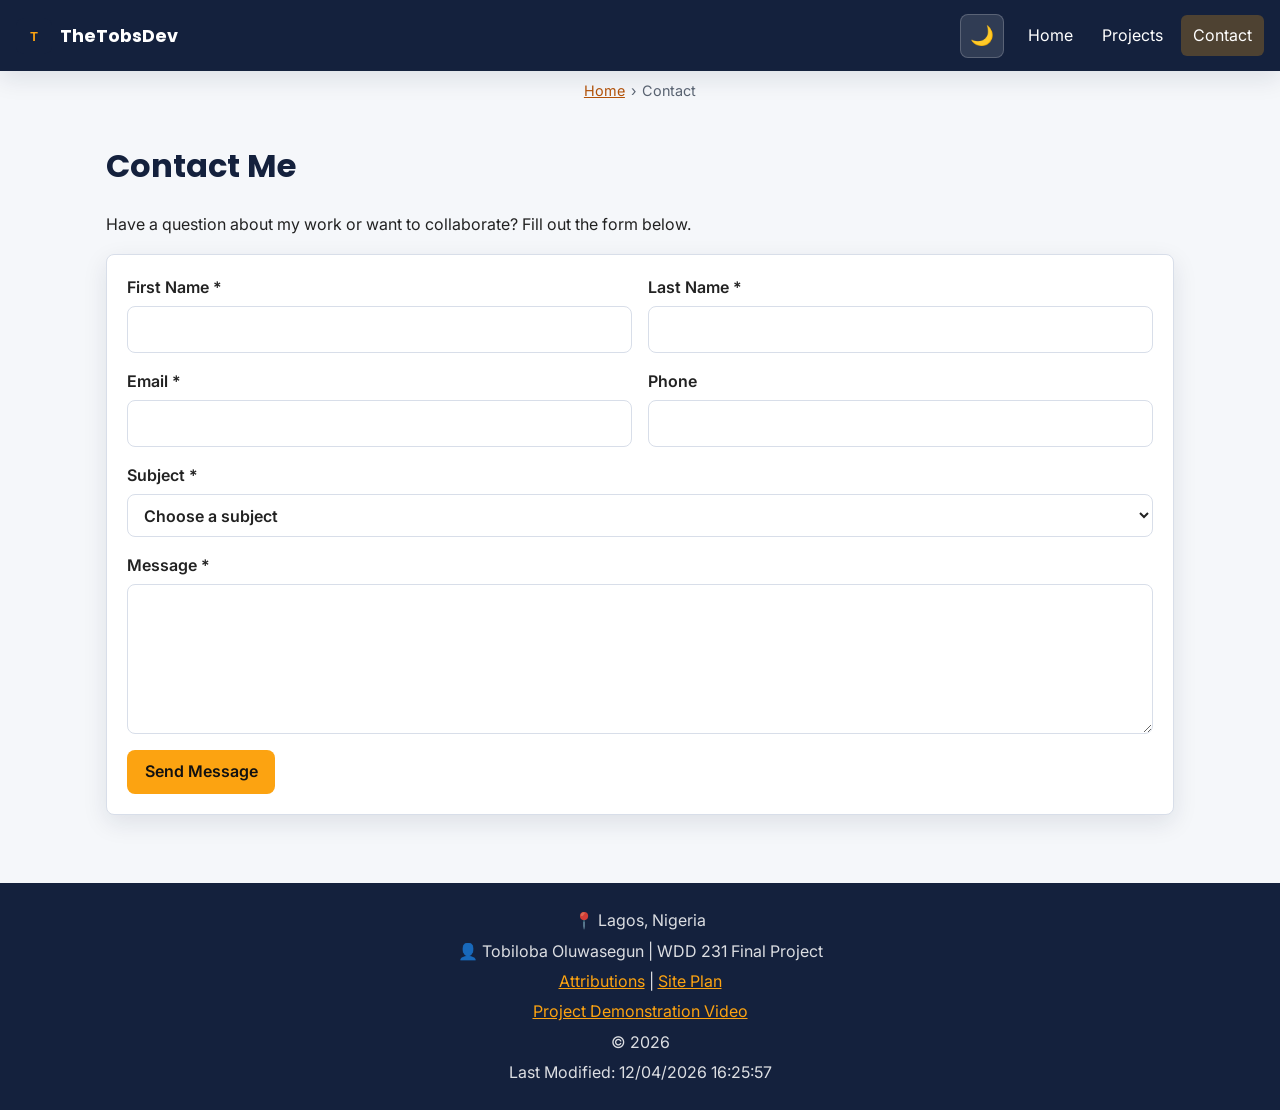
<file: final/contact.html>
<!DOCTYPE html>
<html lang="en">
<head>
    <meta charset="UTF-8">
    <meta name="viewport" content="width=device-width, initial-scale=1.0">
    <title>Contact | TheTobsDev Portfolio</title>
    <meta name="description" content="Contact Tobiloba Oluwasegun for collaboration, internships, or freelance web development opportunities.">
    <meta name="author" content="Tobiloba Oluwasegun">
    <link rel="icon" href="images/favicon.svg" type="image/svg+xml">
    <meta property="og:title" content="Contact | TheTobsDev Portfolio">
    <meta property="og:description" content="Send a message to Tobiloba Oluwasegun through the portfolio contact form.">
    <meta property="og:image" content="https://thetobsdev1.github.io/wdd231/final/images/project-form.webp">
    <meta property="og:url" content="https://thetobsdev1.github.io/wdd231/final/contact.html">
    <meta property="og:type" content="website">
    <link rel="preconnect" href="https://fonts.googleapis.com">
    <link rel="preconnect" href="https://fonts.gstatic.com" crossorigin>
    <link href="https://fonts.googleapis.com/css2?family=Inter:wght@400;600&family=Poppins:wght@500;600;700&display=swap" rel="stylesheet">
    <link rel="stylesheet" href="styles/normalize.css">
    <link rel="stylesheet" href="styles/main.css">
    <script type="module">
        import { initTheme, initNav, initFooter } from "./scripts/app.js";
        initTheme();
        initNav();
        initFooter();
    </script>
</head>
<body>
    <header class="header">
        <a class="brand" href="index.html">
            <img src="images/favicon.svg" alt="TheTobsDev logo" width="36" height="36">
            <span class="brand-name">TheTobsDev</span>
        </a>
        <div class="header-actions">
            <button type="button" class="theme-toggle" id="themeToggle" aria-label="Switch to dark mode">🌙</button>
            <button type="button" class="nav-toggle" id="navToggle" aria-expanded="false" aria-controls="primary-nav" aria-label="Open navigation menu">☰</button>
        </div>
        <nav id="primary-nav" aria-label="Primary">
            <a href="index.html">Home</a>
            <a href="projects.html">Projects</a>
            <a href="contact.html" class="active" aria-current="page">Contact</a>
        </nav>
    </header>

    <nav class="wayfinding" aria-label="Breadcrumb">
        <ol class="breadcrumb">
            <li><a href="index.html">Home</a></li>
            <li><span aria-current="page">Contact</span></li>
        </ol>
    </nav>

    <main>
        <h1>Contact Me</h1>
        <p>Have a question about my work or want to collaborate? Fill out the form below.</p>

        <section class="card">
            <form method="get" action="thankyou.html" class="form-grid">
                <label>
                    First Name *
                    <input type="text" name="first" required autocomplete="given-name" title="Enter your first name">
                </label>
                <label>
                    Last Name *
                    <input type="text" name="last" required autocomplete="family-name" title="Enter your last name">
                </label>
                <label>
                    Email *
                    <input type="email" name="email" required autocomplete="email" title="Enter your email address">
                </label>
                <label>
                    Phone
                    <input type="tel" name="phone" autocomplete="tel" pattern="[0-9+\-\s()]{7,}" title="Enter a valid phone number">
                </label>
                <label class="full">
                    Subject *
                    <select name="subject" required title="Select a subject">
                        <option value="">Choose a subject</option>
                        <option value="Collaboration">Collaboration</option>
                        <option value="Internship">Internship</option>
                        <option value="Freelance">Freelance Work</option>
                        <option value="General Inquiry">General Inquiry</option>
                    </select>
                </label>
                <label class="full">
                    Message *
                    <textarea name="message" rows="5" required title="Enter your message"></textarea>
                </label>
                <div class="full">
                    <button type="submit" class="btn">Send Message</button>
                </div>
            </form>
        </section>
    </main>

    <footer>
        <p>📍 Lagos, Nigeria</p>
        <p>👤 Tobiloba Oluwasegun | WDD 231 Final Project</p>
        <p><a href="attributions.html">Attributions</a> | <a href="site-plan.html">Site Plan</a></p>
        <p><a href="https://www.youtube.com/@Tobpips" target="_blank" rel="noopener noreferrer">Project Demonstration Video</a></p>
        <p>&copy; <span id="year"></span></p>
        <p>Last Modified: <span id="lastModified"></span></p>
    </footer>
</body>
</html>
</file>
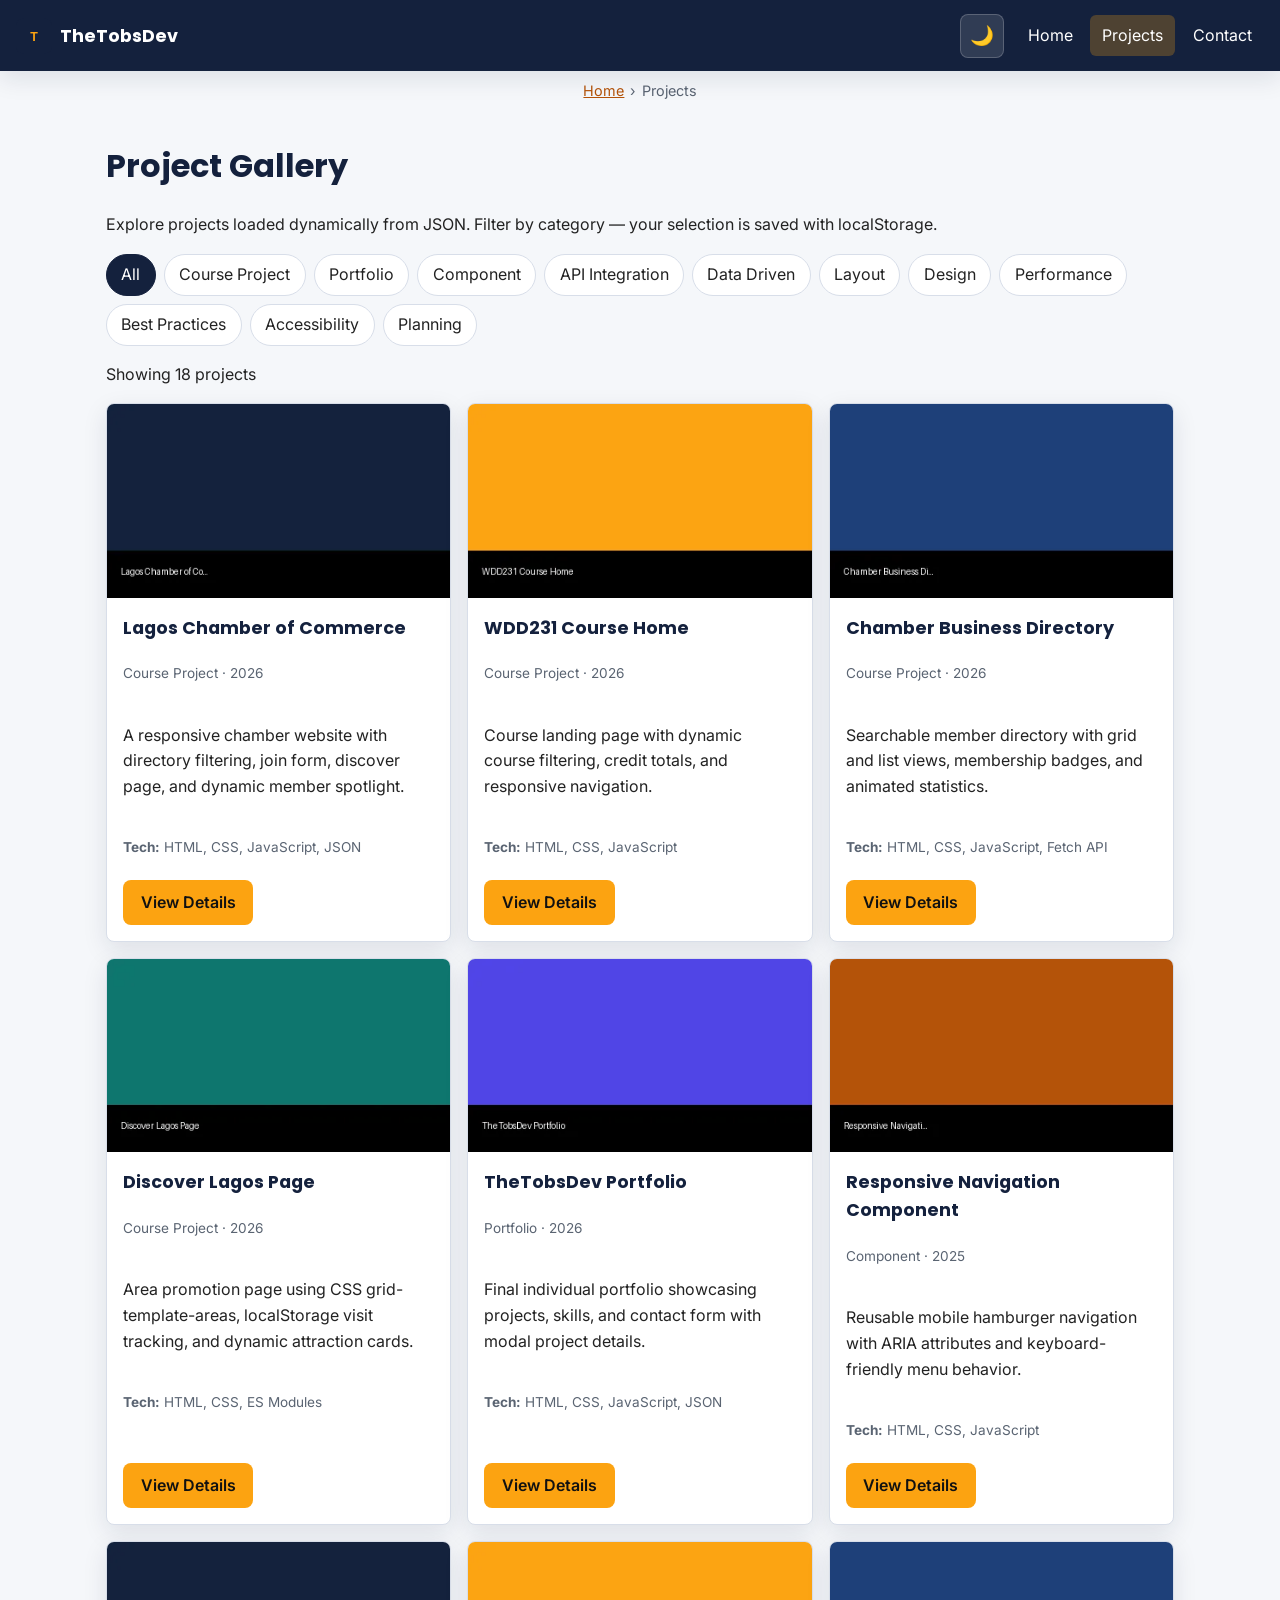
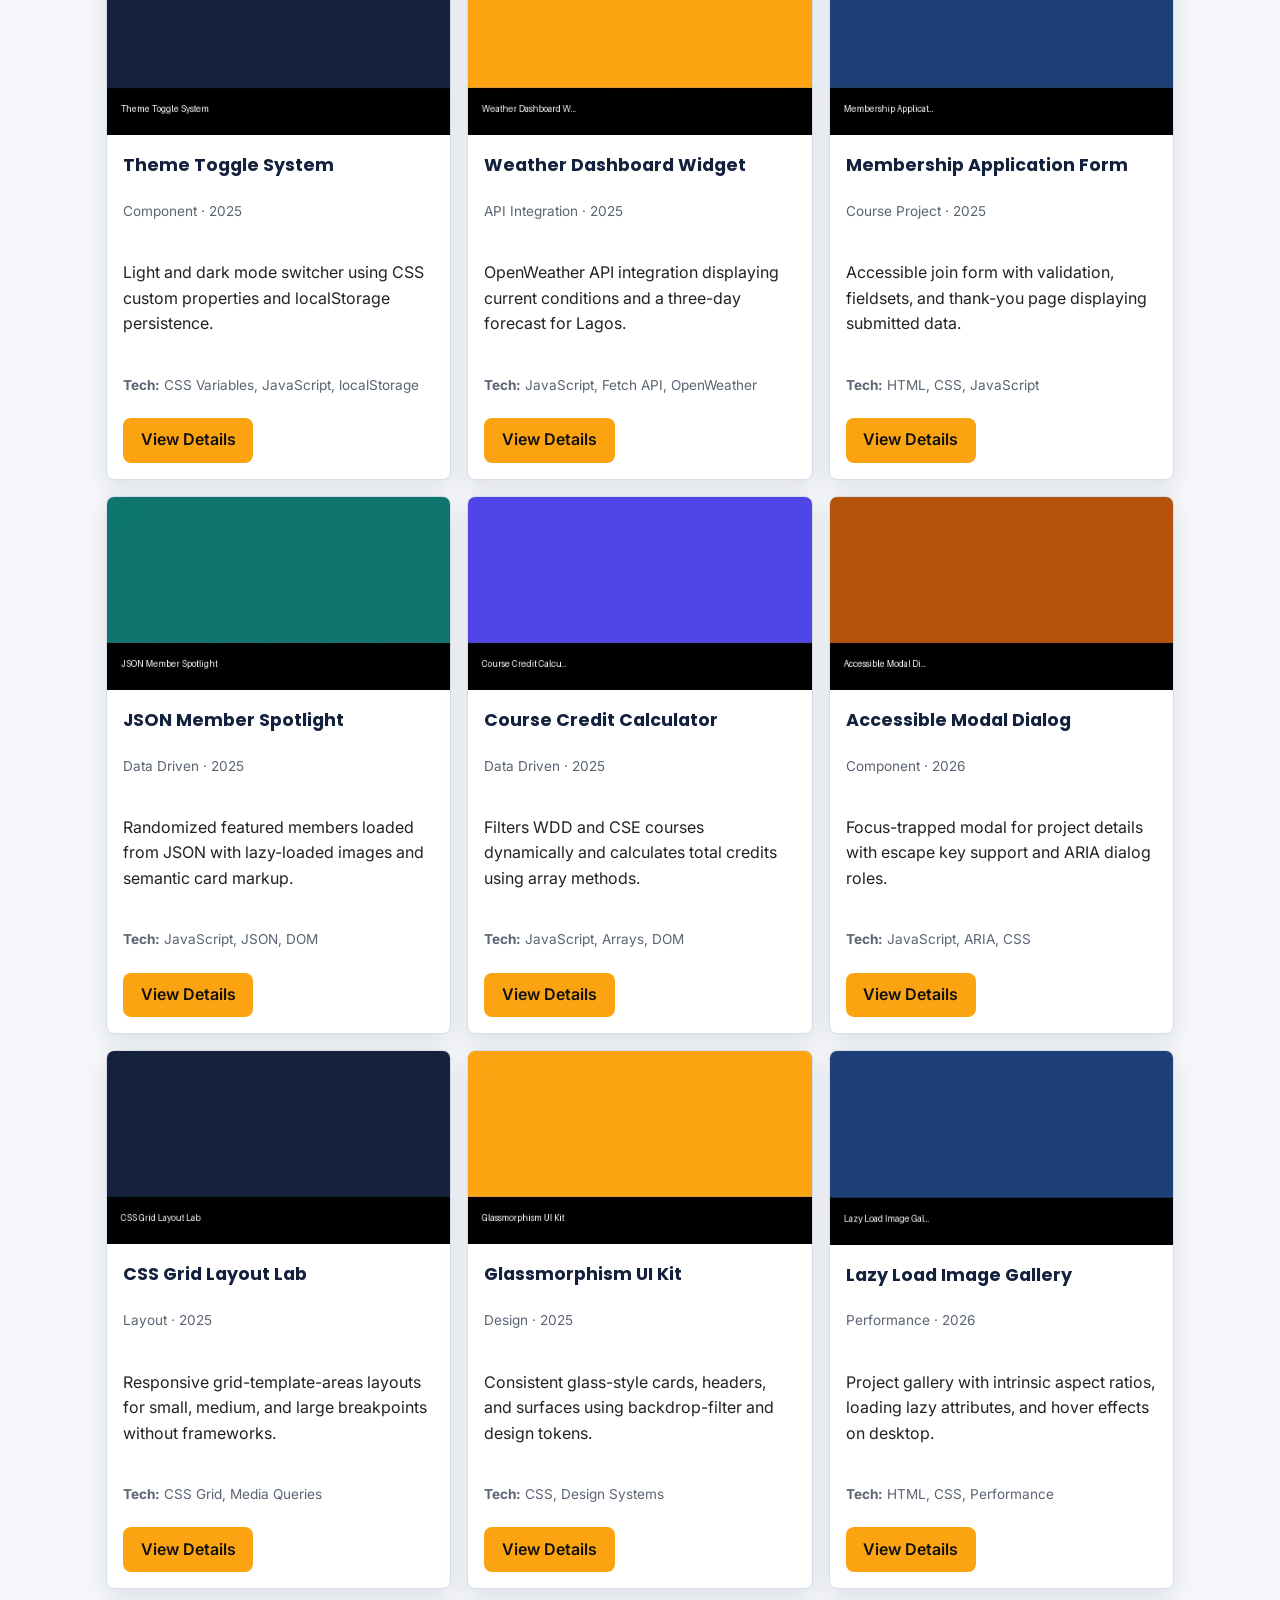
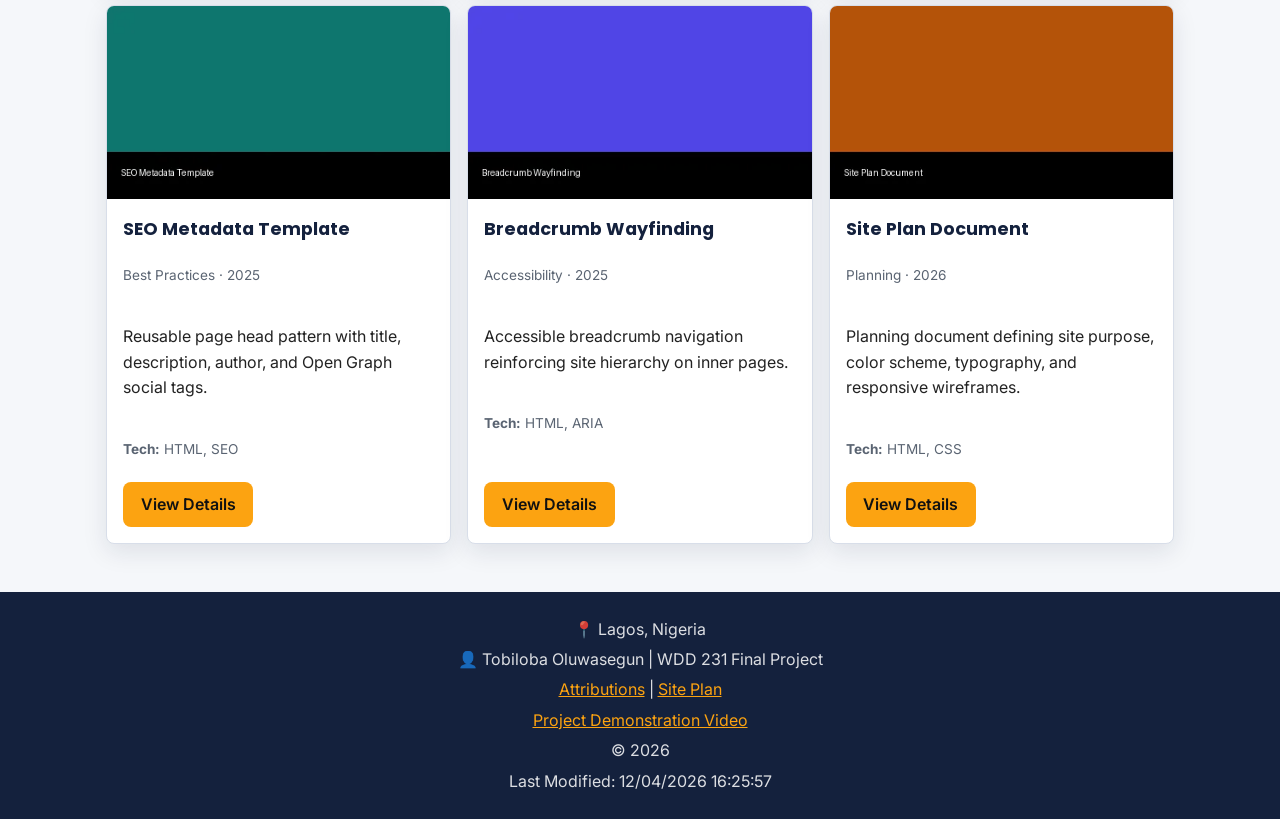
<file: final/projects.html>
<!DOCTYPE html>
<html lang="en">
<head>
    <meta charset="UTF-8">
    <meta name="viewport" content="width=device-width, initial-scale=1.0">
    <title>Projects | TheTobsDev Portfolio</title>
    <meta name="description" content="Browse 18 web development projects by Tobiloba Oluwasegun with technologies, categories, and detailed modal views.">
    <meta name="author" content="Tobiloba Oluwasegun">
    <link rel="icon" href="images/favicon.svg" type="image/svg+xml">
    <meta property="og:title" content="Projects | TheTobsDev Portfolio">
    <meta property="og:description" content="Dynamic project gallery with filtering, modal details, and JSON data integration.">
    <meta property="og:image" content="https://thetobsdev1.github.io/wdd231/final/images/project-gallery.webp">
    <meta property="og:url" content="https://thetobsdev1.github.io/wdd231/final/projects.html">
    <meta property="og:type" content="website">
    <link rel="preconnect" href="https://fonts.googleapis.com">
    <link rel="preconnect" href="https://fonts.gstatic.com" crossorigin>
    <link href="https://fonts.googleapis.com/css2?family=Inter:wght@400;600&family=Poppins:wght@500;600;700&display=swap" rel="stylesheet">
    <link rel="stylesheet" href="styles/normalize.css">
    <link rel="stylesheet" href="styles/main.css">
    <script src="scripts/projects.js" type="module"></script>
</head>
<body>
    <header class="header">
        <a class="brand" href="index.html">
            <img src="images/favicon.svg" alt="TheTobsDev logo" width="36" height="36">
            <span class="brand-name">TheTobsDev</span>
        </a>
        <div class="header-actions">
            <button type="button" class="theme-toggle" id="themeToggle" aria-label="Switch to dark mode">🌙</button>
            <button type="button" class="nav-toggle" id="navToggle" aria-expanded="false" aria-controls="primary-nav" aria-label="Open navigation menu">☰</button>
        </div>
        <nav id="primary-nav" aria-label="Primary">
            <a href="index.html">Home</a>
            <a href="projects.html" class="active" aria-current="page">Projects</a>
            <a href="contact.html">Contact</a>
        </nav>
    </header>

    <nav class="wayfinding" aria-label="Breadcrumb">
        <ol class="breadcrumb">
            <li><a href="index.html">Home</a></li>
            <li><span aria-current="page">Projects</span></li>
        </ol>
    </nav>

    <main>
        <h1>Project Gallery</h1>
        <p>Explore projects loaded dynamically from JSON. Filter by category — your selection is saved with localStorage.</p>

        <div id="categoryFilters" class="filter-bar" role="group" aria-label="Filter projects by category"></div>
        <p id="projectCount" aria-live="polite"></p>

        <section id="projectGrid" class="project-grid" aria-label="Project cards"></section>
    </main>

    <div id="projectModal" class="modal-overlay" role="dialog" aria-modal="true" aria-labelledby="modalTitle" aria-hidden="true">
        <div class="modal">
            <button type="button" class="modal-close" id="modalClose" aria-label="Close dialog">×</button>
            <h2 id="modalTitle"></h2>
            <img id="modalImage" src="images/favicon.svg" alt="" width="480" height="270" hidden>
            <div id="modalBody"></div>
        </div>
    </div>

    <footer>
        <p>📍 Lagos, Nigeria</p>
        <p>👤 Tobiloba Oluwasegun | WDD 231 Final Project</p>
        <p><a href="attributions.html">Attributions</a> | <a href="site-plan.html">Site Plan</a></p>
        <p><a href="https://www.youtube.com/@Tobpips" target="_blank" rel="noopener noreferrer">Project Demonstration Video</a></p>
        <p>&copy; <span id="year"></span></p>
        <p>Last Modified: <span id="lastModified"></span></p>
    </footer>
</body>
</html>
</file>
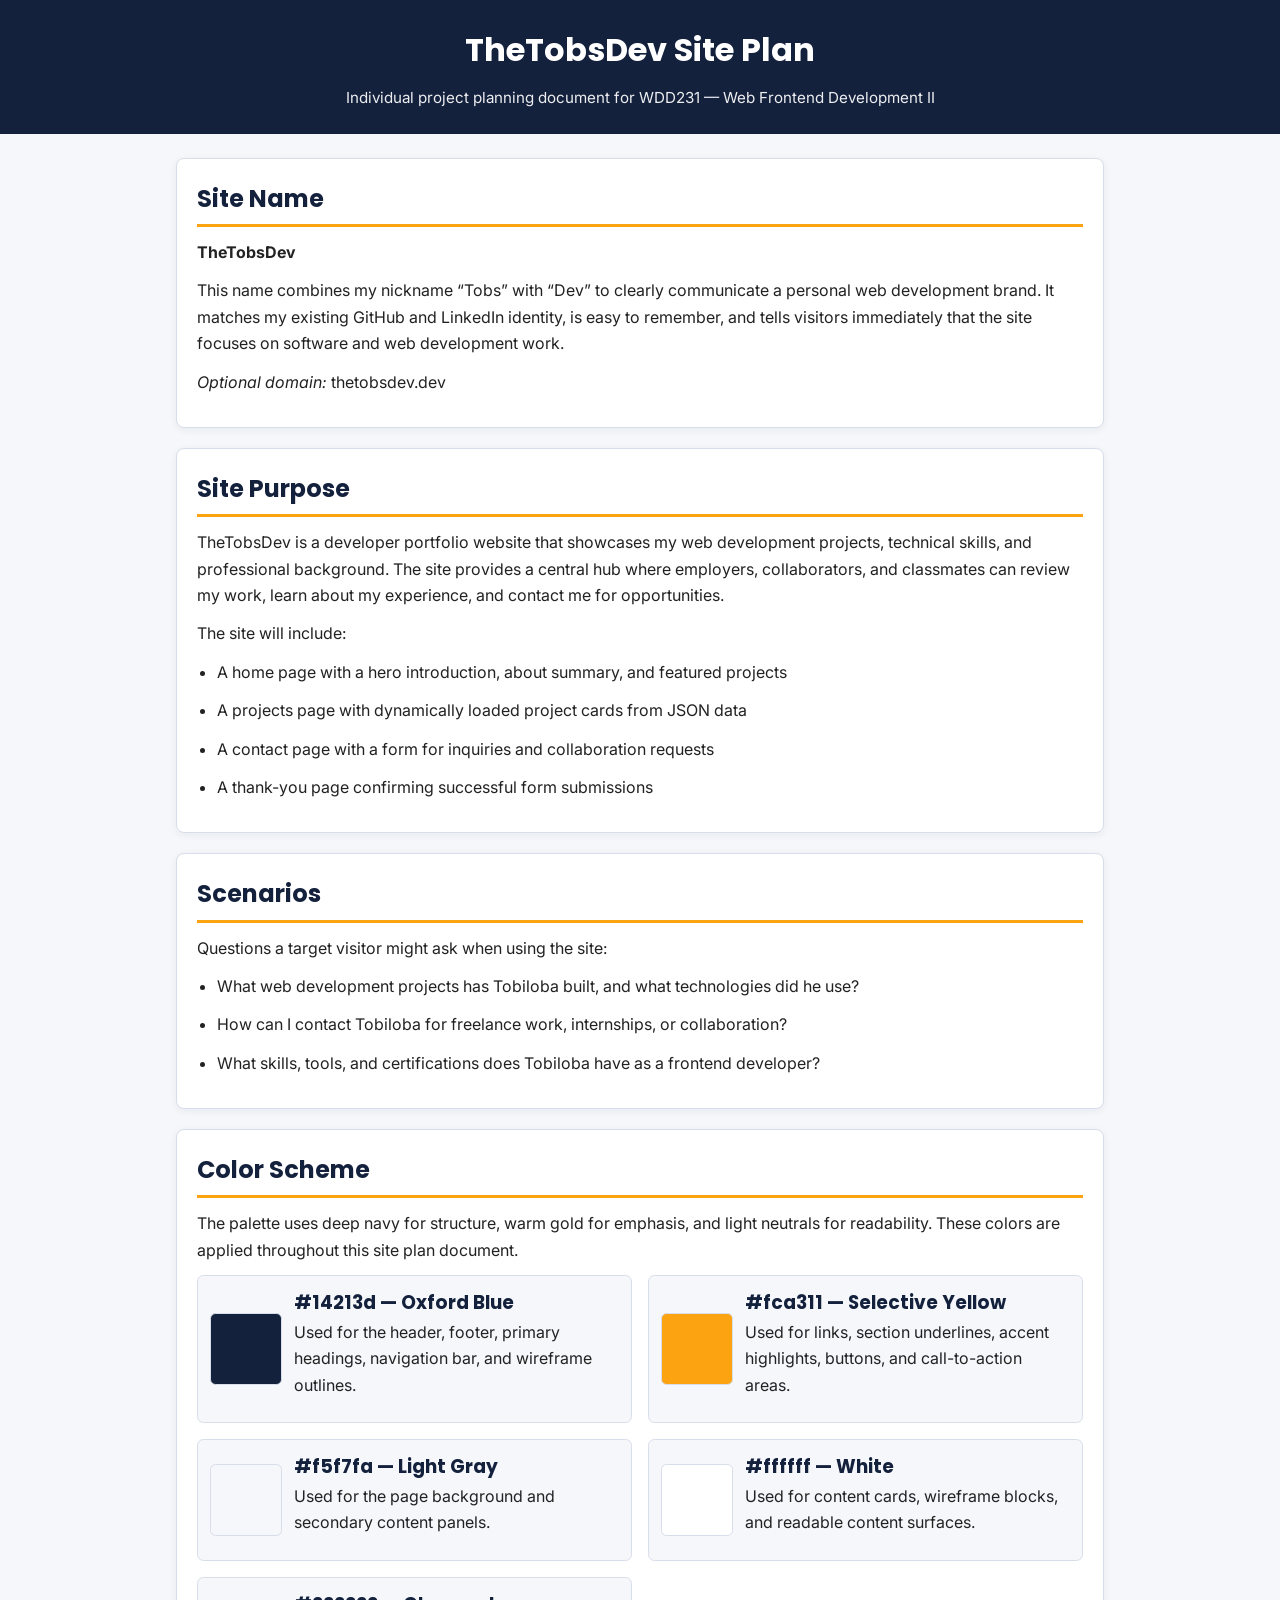
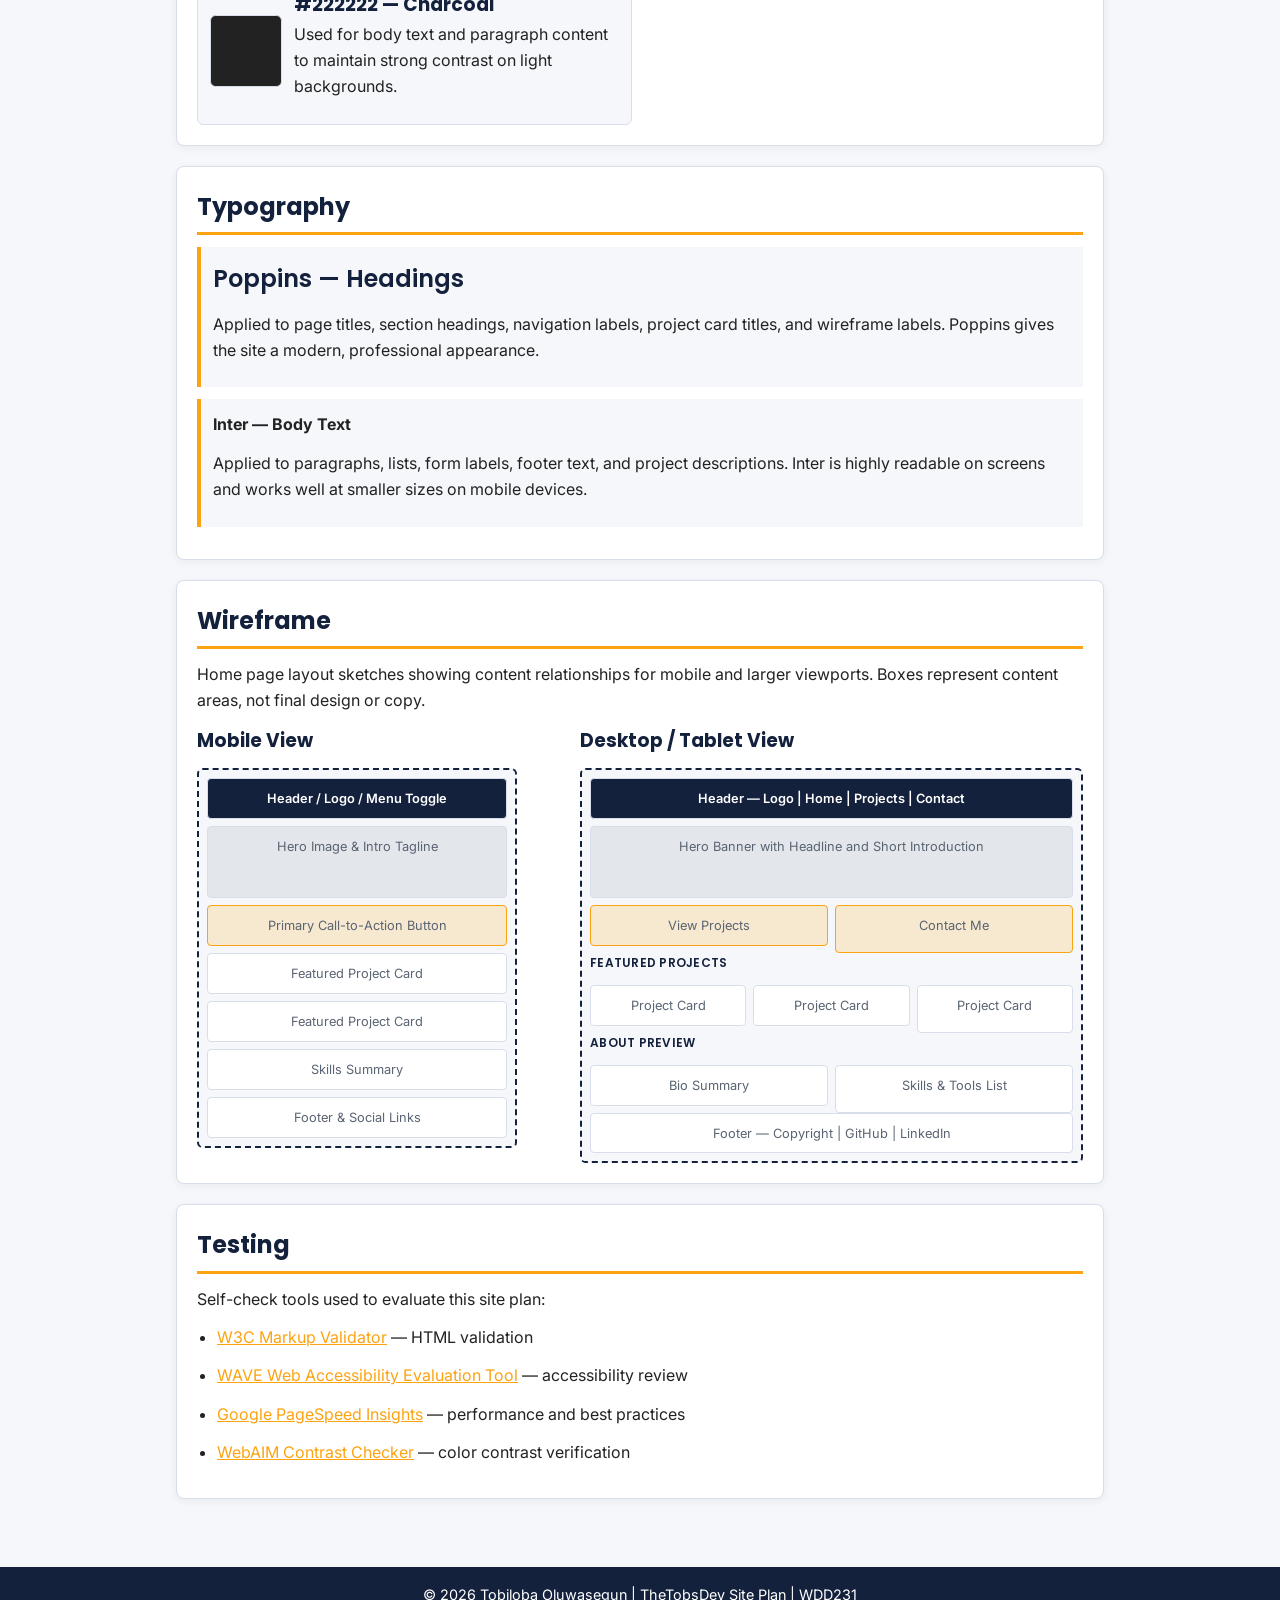
<file: final/site-plan.html>
<!DOCTYPE html>
<html lang="en">

<head>
    <meta charset="UTF-8">
    <meta name="viewport" content="width=device-width, initial-scale=1.0">
    <title>TheTobsDev | Site Plan</title>
    <meta name="description"
        content="Website plan for TheTobsDev, a developer portfolio project for WDD231 by Tobiloba Oluwasegun.">
    <meta name="author" content="Tobiloba Oluwasegun">

    <link rel="preconnect" href="https://fonts.googleapis.com">
    <link rel="preconnect" href="https://fonts.gstatic.com" crossorigin>
    <link
        href="https://fonts.googleapis.com/css2?family=Inter:wght@400;600&family=Poppins:wght@500;600;700&display=swap"
        rel="stylesheet">

    <link rel="stylesheet" href="styles/site-plan.css">
</head>

<body>

    <header>
        <h1>TheTobsDev Site Plan</h1>
        <p>Individual project planning document for WDD231 — Web Frontend Development II</p>
    </header>

    <main>

        <section aria-labelledby="site-name">
            <h2 id="site-name">Site Name</h2>
            <p><strong>TheTobsDev</strong></p>
            <p>
                This name combines my nickname “Tobs” with “Dev” to clearly communicate a personal
                web development brand. It matches my existing GitHub and LinkedIn identity, is easy
                to remember, and tells visitors immediately that the site focuses on software and
                web development work.
            </p>
            <p><em>Optional domain:</em> thetobsdev.dev</p>
        </section>

        <section aria-labelledby="site-purpose">
            <h2 id="site-purpose">Site Purpose</h2>
            <p>
                TheTobsDev is a developer portfolio website that showcases my web development
                projects, technical skills, and professional background. The site provides a central
                hub where employers, collaborators, and classmates can review my work, learn about
                my experience, and contact me for opportunities.
            </p>
            <p>The site will include:</p>
            <ul>
                <li>A home page with a hero introduction, about summary, and featured projects</li>
                <li>A projects page with dynamically loaded project cards from JSON data</li>
                <li>A contact page with a form for inquiries and collaboration requests</li>
                <li>A thank-you page confirming successful form submissions</li>
            </ul>
        </section>

        <section aria-labelledby="scenarios">
            <h2 id="scenarios">Scenarios</h2>
            <p>Questions a target visitor might ask when using the site:</p>
            <ul>
                <li>What web development projects has Tobiloba built, and what technologies did he use?</li>
                <li>How can I contact Tobiloba for freelance work, internships, or collaboration?</li>
                <li>What skills, tools, and certifications does Tobiloba have as a frontend developer?</li>
            </ul>
        </section>

        <section aria-labelledby="color-scheme">
            <h2 id="color-scheme">Color Scheme</h2>
            <p>
                The palette uses deep navy for structure, warm gold for emphasis, and light neutrals
                for readability. These colors are applied throughout this site plan document.
            </p>

            <div class="color-grid">
                <article class="color-card">
                    <div class="swatch swatch-primary" aria-hidden="true"></div>
                    <div>
                        <h3>#14213d — Oxford Blue</h3>
                        <p>Used for the header, footer, primary headings, navigation bar, and wireframe outlines.</p>
                    </div>
                </article>

                <article class="color-card">
                    <div class="swatch swatch-accent" aria-hidden="true"></div>
                    <div>
                        <h3>#fca311 — Selective Yellow</h3>
                        <p>Used for links, section underlines, accent highlights, buttons, and call-to-action areas.</p>
                    </div>
                </article>

                <article class="color-card">
                    <div class="swatch swatch-background" aria-hidden="true"></div>
                    <div>
                        <h3>#f5f7fa — Light Gray</h3>
                        <p>Used for the page background and secondary content panels.</p>
                    </div>
                </article>

                <article class="color-card">
                    <div class="swatch swatch-surface" aria-hidden="true"></div>
                    <div>
                        <h3>#ffffff — White</h3>
                        <p>Used for content cards, wireframe blocks, and readable content surfaces.</p>
                    </div>
                </article>

                <article class="color-card">
                    <div class="swatch swatch-text" aria-hidden="true"></div>
                    <div>
                        <h3>#222222 — Charcoal</h3>
                        <p>Used for body text and paragraph content to maintain strong contrast on light backgrounds.</p>
                    </div>
                </article>
            </div>
        </section>

        <section aria-labelledby="typography">
            <h2 id="typography">Typography</h2>

            <div class="font-sample">
                <p class="font-sample-heading">Poppins — Headings</p>
                <p>
                    Applied to page titles, section headings, navigation labels, project card titles,
                    and wireframe labels. Poppins gives the site a modern, professional appearance.
                </p>
            </div>

            <div class="font-sample">
                <p class="font-sample-body"><strong>Inter — Body Text</strong></p>
                <p>
                    Applied to paragraphs, lists, form labels, footer text, and project descriptions.
                    Inter is highly readable on screens and works well at smaller sizes on mobile devices.
                </p>
            </div>
        </section>

        <section aria-labelledby="wireframe">
            <h2 id="wireframe">Wireframe</h2>
            <p>
                Home page layout sketches showing content relationships for mobile and larger viewports.
                Boxes represent content areas, not final design or copy.
            </p>

            <div class="wireframe-group">

                <div class="wireframe-panel">
                    <h3 id="mobile-wireframe-title">Mobile View</h3>
                    <figure class="wireframe wireframe-mobile" aria-labelledby="mobile-wireframe-title">
                        <div class="wire-block wire-nav">Header / Logo / Menu Toggle</div>
                        <div class="wire-block wire-hero">Hero Image &amp; Intro Tagline</div>
                        <div class="wire-block wire-accent">Primary Call-to-Action Button</div>
                        <div class="wire-block">Featured Project Card</div>
                        <div class="wire-block">Featured Project Card</div>
                        <div class="wire-block">Skills Summary</div>
                        <div class="wire-block">Footer &amp; Social Links</div>
                    </figure>
                </div>

                <div class="wireframe-panel">
                    <h3 id="desktop-wireframe-title">Desktop / Tablet View</h3>
                    <figure class="wireframe wireframe-desktop" aria-labelledby="desktop-wireframe-title">
                        <div class="wire-block wire-nav">Header — Logo | Home | Projects | Contact</div>
                        <div class="wire-block wire-hero">Hero Banner with Headline and Short Introduction</div>
                        <div class="wire-row wire-row-2">
                            <div class="wire-block wire-accent">View Projects</div>
                            <div class="wire-block wire-accent">Contact Me</div>
                        </div>
                        <p class="wire-label">Featured Projects</p>
                        <div class="wire-row wire-row-3">
                            <div class="wire-block">Project Card</div>
                            <div class="wire-block">Project Card</div>
                            <div class="wire-block">Project Card</div>
                        </div>
                        <p class="wire-label">About Preview</p>
                        <div class="wire-row wire-row-2">
                            <div class="wire-block">Bio Summary</div>
                            <div class="wire-block">Skills &amp; Tools List</div>
                        </div>
                        <div class="wire-block">Footer — Copyright | GitHub | LinkedIn</div>
                    </figure>
                </div>

            </div>
        </section>

        <section aria-labelledby="testing">
            <h2 id="testing">Testing</h2>
            <p>Self-check tools used to evaluate this site plan:</p>
            <ul>
                <li><a href="https://validator.w3.org/" target="_blank" rel="noopener">W3C Markup Validator</a> — HTML validation</li>
                <li><a href="https://wave.webaim.org/" target="_blank" rel="noopener">WAVE Web Accessibility Evaluation Tool</a> — accessibility review</li>
                <li><a href="https://pagespeed.web.dev/" target="_blank" rel="noopener">Google PageSpeed Insights</a> — performance and best practices</li>
                <li><a href="https://webaim.org/resources/contrastchecker/" target="_blank" rel="noopener">WebAIM Contrast Checker</a> — color contrast verification</li>
            </ul>
        </section>

    </main>

    <footer>
        <p>&copy; <span id="year"></span> Tobiloba Oluwasegun | TheTobsDev Site Plan | WDD231</p>
    </footer>

    <script>
        document.getElementById("year").textContent = new Date().getFullYear();
    </script>

</body>

</html>
</file>
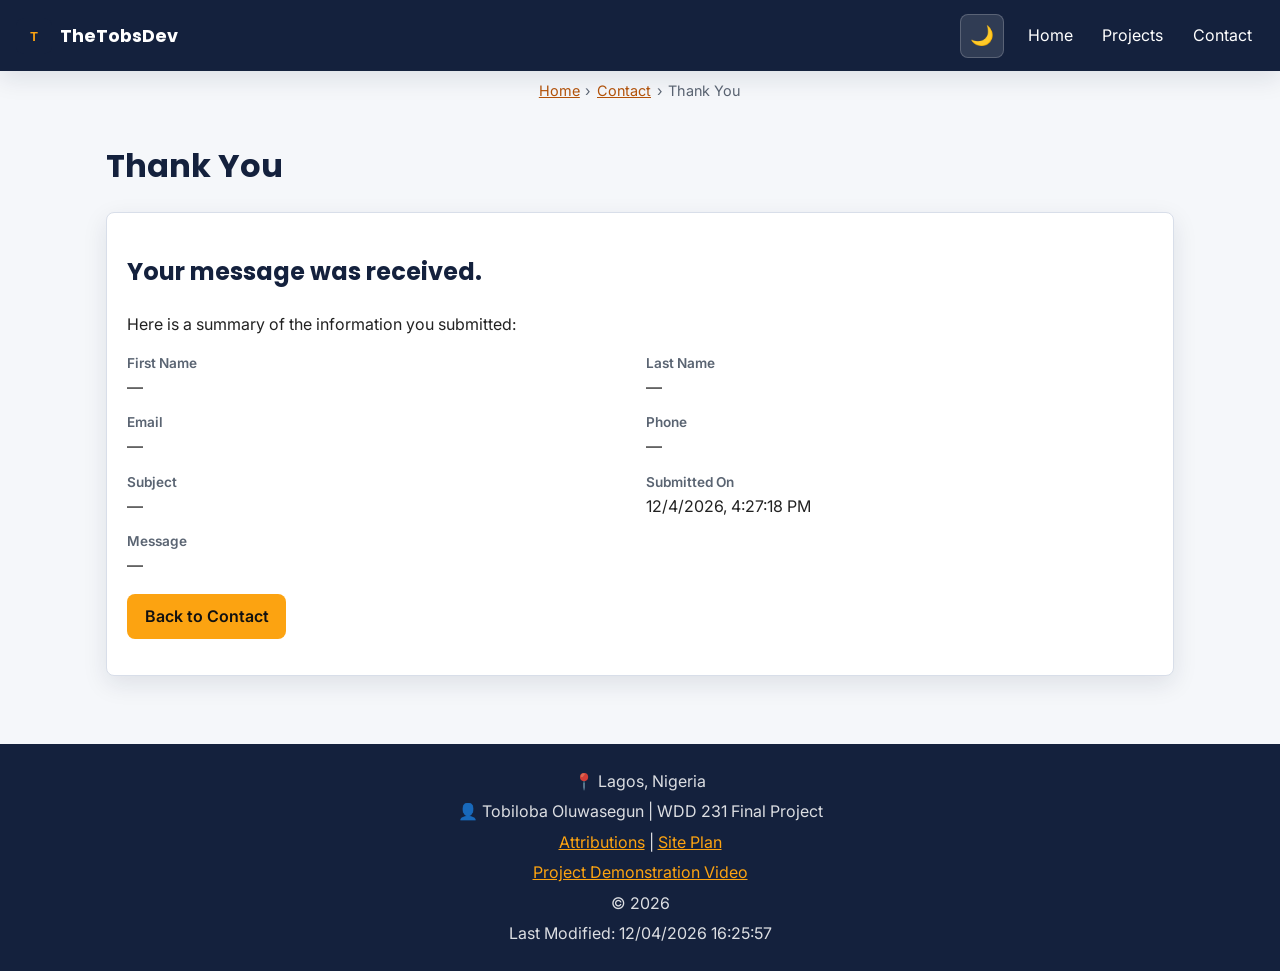
<file: final/thankyou.html>
<!DOCTYPE html>
<html lang="en">
<head>
    <meta charset="UTF-8">
    <meta name="viewport" content="width=device-width, initial-scale=1.0">
    <title>Thank You | TheTobsDev Portfolio</title>
    <meta name="description" content="Thank you for contacting Tobiloba Oluwasegun through TheTobsDev portfolio.">
    <meta name="author" content="Tobiloba Oluwasegun">
    <link rel="icon" href="images/favicon.svg" type="image/svg+xml">
    <link rel="preconnect" href="https://fonts.googleapis.com">
    <link rel="preconnect" href="https://fonts.gstatic.com" crossorigin>
    <link href="https://fonts.googleapis.com/css2?family=Inter:wght@400;600&family=Poppins:wght@500;600;700&display=swap" rel="stylesheet">
    <link rel="stylesheet" href="styles/normalize.css">
    <link rel="stylesheet" href="styles/main.css">
    <script src="scripts/thankyou.js" type="module"></script>
</head>
<body>
    <header class="header">
        <a class="brand" href="index.html">
            <img src="images/favicon.svg" alt="TheTobsDev logo" width="36" height="36">
            <span class="brand-name">TheTobsDev</span>
        </a>
        <div class="header-actions">
            <button type="button" class="theme-toggle" id="themeToggle" aria-label="Switch to dark mode">🌙</button>
            <button type="button" class="nav-toggle" id="navToggle" aria-expanded="false" aria-controls="primary-nav" aria-label="Open navigation menu">☰</button>
        </div>
        <nav id="primary-nav" aria-label="Primary">
            <a href="index.html">Home</a>
            <a href="projects.html">Projects</a>
            <a href="contact.html">Contact</a>
        </nav>
    </header>

    <nav class="wayfinding" aria-label="Breadcrumb">
        <ol class="breadcrumb">
            <li><a href="index.html">Home</a></li>
            <li><a href="contact.html">Contact</a></li>
            <li><span aria-current="page">Thank You</span></li>
        </ol>
    </nav>

    <main>
        <h1>Thank You</h1>
        <section class="card" aria-labelledby="thanksHeading">
            <h2 id="thanksHeading">Your message was received.</h2>
            <p>Here is a summary of the information you submitted:</p>
            <dl class="submitted-grid" aria-live="polite">
                <div><dt>First Name</dt><dd id="outFirst">—</dd></div>
                <div><dt>Last Name</dt><dd id="outLast">—</dd></div>
                <div><dt>Email</dt><dd id="outEmail">—</dd></div>
                <div><dt>Phone</dt><dd id="outPhone">—</dd></div>
                <div><dt>Subject</dt><dd id="outSubject">—</dd></div>
                <div><dt>Submitted On</dt><dd id="outTimestamp">—</dd></div>
                <div class="full"><dt>Message</dt><dd id="outMessage">—</dd></div>
            </dl>
            <p><a class="btn" href="contact.html">Back to Contact</a></p>
        </section>
    </main>

    <footer>
        <p>📍 Lagos, Nigeria</p>
        <p>👤 Tobiloba Oluwasegun | WDD 231 Final Project</p>
        <p><a href="attributions.html">Attributions</a> | <a href="site-plan.html">Site Plan</a></p>
        <p><a href="https://www.youtube.com/@Tobpips" target="_blank" rel="noopener noreferrer">Project Demonstration Video</a></p>
        <p>&copy; <span id="year"></span></p>
        <p>Last Modified: <span id="lastModified"></span></p>
    </footer>
</body>
</html>
</file>
<file: chamber/styles/small.css>
body {
    margin: 0;
    font-family: Inter, sans-serif;
    background: #0b1220;
    color: white;
    overflow-x: hidden;
}

/* PARTICLES BG */
#bg {
    position: fixed;
    top: 0;
    left: 0;
    z-index: -1;
}

/* HEADER */
.header {
    padding: 1rem;
    background: rgba(10, 20, 40, 0.9);
    backdrop-filter: blur(10px);
}

/* Primary navigation — mobile menu handled in theme.css */
#primary-nav a {
    color: white;
    text-decoration: none;
}

.toolbar {
    display: flex;
    gap: 10px;
    margin-top: 10px;
}

/* STATS */
.stats {
    display: flex;
    gap: 15px;
    margin-top: 10px;
    font-size: 14px;
}

/* CHIPS */
.chips {
    display: flex;
    gap: 10px;
    margin-top: 10px;
}

.chip {
    padding: 6px 12px;
    border-radius: 20px;
    border: none;
    cursor: pointer;
    background: #1b2a44;
    color: white;
}

.chip.active {
    background: #4ea1ff;
}

/* GRID */
#cards {
    display: grid;
    gap: 1rem;
    padding: 1rem;
}

.card {
    background: rgba(255, 255, 255, 0.05);
    padding: 1rem;
    border-radius: 12px;
    backdrop-filter: blur(10px);
    transform: translateY(20px);
    opacity: 0;
    animation: fade 0.4s forwards;
}

@keyframes fade {
    to {
        transform: translateY(0);
        opacity: 1;
    }
}

/* BADGES */
.badge {
    padding: 4px 10px;
    border-radius: 20px;
    font-size: 12px;
}

.gold {
    background: gold;
    color: black;
}

.silver {
    background: silver;
    color: black;
}

.member {
    background: #808080;
}

.card-header {
    display: flex;
    justify-content: space-between;
    align-items: center;
}

.desc {
    font-size: 14px;
    opacity: 0.85;
    margin: 10px 0;
    line-height: 1.4;
}

.industry {
    font-size: 13px;
    color: #4ea1ff;
    margin-top: 5px;
}

.meta {
    font-size: 13px;
    opacity: 0.8;
}

.visit {
    display: inline-block;
    margin-top: 10px;
    color: #4ea1ff;
    text-decoration: none;
}

.card-img {
    width: 100%;
    height: 160px;
    object-fit: cover;
    border-radius: 10px;
    margin-bottom: 10px;
}
</file>
<file: chamber/styles/large.css>
/* ================================
   LARGE SCREEN STYLES (768px+)
   Chamber Directory - WDD 231
================================ */

@media screen and (min-width: 768px) {

    /* ================= HEADER ================= */
    .header {
        display: grid;
        grid-template-columns: 1fr auto;
        align-items: center;
        padding: 1.5rem 2rem;
    }

    .header h1 {
        font-size: 1.8rem;
        margin: 0;
    }

    #primary-nav {
        justify-content: flex-end;
        gap: 1.5rem;
    }

    #primary-nav a {
        font-size: 1rem;
        transition: color 0.3s ease;
    }

    nav a:hover {
        color: #4ea1ff;
    }

    /* ================= TOOLBAR ================= */
    .toolbar {
        grid-column: 1 / -1;
        display: flex;
        justify-content: space-between;
        align-items: center;
        margin-top: 1rem;
    }

    .toolbar input {
        width: 60%;
        max-width: 400px;
    }

    /* ================= FILTERS ================= */
    .filters,
    .chips {
        justify-content: center;
        flex-wrap: wrap;
    }

    .view-buttons {
        justify-content: center;
    }

    /* ================= STATS ================= */
    .stats {
        justify-content: center;
        gap: 2rem;
        font-size: 0.95rem;
    }

    /* ================= MAIN GRID ================= */
    #cards {
        grid-template-columns: repeat(2, 1fr);
        padding: 2rem;
        gap: 1.5rem;
    }

    /* ================= CARD ENHANCEMENT ================= */
    .card {
        padding: 1.5rem;
        transition: transform 0.3s ease, box-shadow 0.3s ease;
    }

    .card:hover {
        transform: translateY(-6px);
        box-shadow: 0 10px 25px rgba(0, 0, 0, 0.15);
    }

    /* ================= LIST VIEW ================= */
    .list .card {
        display: flex;
        justify-content: space-between;
        align-items: center;
        gap: 1rem;
    }

    .list .card h3 {
        min-width: 200px;
    }

    /* ================= INTRO SECTION ================= */
    .intro {
        max-width: 800px;
        margin: 2rem auto;
        text-align: center;
        padding: 1rem;
    }

    .intro h2 {
        font-size: 2rem;
    }

    .intro p {
        font-size: 1.1rem;
        opacity: 0.85;
    }

    /* ================= FOOTER ================= */
    footer {
        text-align: center;
        padding: 2rem;
        font-size: 0.95rem;
    }
}

/* ================================
   EXTRA LARGE SCREENS (1200px+)
================================ */

@media screen and (min-width: 1200px) {

    #cards {
        grid-template-columns: repeat(3, 1fr);
        max-width: 1200px;
        margin: 0 auto;
    }

    .toolbar input {
        width: 50%;
    }

    .intro {
        max-width: 900px;
    }
}

/* ===== GLOBAL ===== */
body {
    font-family: 'Inter', sans-serif;
    margin: 0;
    background: linear-gradient(135deg, #0B3D91, #000);
    color: #fff;
}

/* ===== GLASS EFFECT ===== */
.glass {
    background: rgba(255, 255, 255, 0.08);
    backdrop-filter: blur(12px);
    border-radius: 12px;
    padding: 20px;
}

/* ===== HEADER ===== */
.header {
    display: flex;
    justify-content: space-between;
    padding: 15px 30px;
}

/* ===== HERO ===== */
.hero {
    position: relative;
    height: 80vh;
    overflow: hidden;
}

.hero img {
    width: 100%;
    height: 100%;
    object-fit: cover;
    animation: zoom 20s infinite alternate;
}

@keyframes zoom {
    from {
        transform: scale(1);
    }

    to {
        transform: scale(1.1);
    }
}

.overlay {
    position: absolute;
    inset: 0;
    background: rgba(0, 0, 0, 0.5);
}

.hero-content {
    position: absolute;
    top: 50%;
    left: 10%;
    transform: translateY(-50%);
}

.hero h2 {
    font-size: 2.5rem;
}

.cta {
    background: #F4A300;
    padding: 12px 20px;
    border-radius: 8px;
    text-decoration: none;
    color: black;
    font-weight: bold;
    transition: 0.3s;
}

.cta:hover {
    transform: scale(1.1);
}

/* ===== GRID (home layout in styles/home.css) ===== */

/* ===== CARDS ===== */
.card {
    transition: 0.3s;
}

.card:hover {
    transform: translateY(-5px);
}

/* ===== SPOTLIGHT (home layout in styles/home.css) ===== */

.spotlight-grid .card img {
    width: 100%;
    border-radius: 10px;
}

.weather img {
    width: 50px;
    vertical-align: middle;
}

.card img {
    width: 100%;
    height: 160px;
    object-fit: cover;
    border-radius: 8px;
}
</file>
<file: chamber/styles/theme.css>
/* Professional shared theme for all Chamber pages */

:root {
    color-scheme: dark;
    --bg0: #070B14;
    --bg1: #0B1530;
    --surface: rgba(0, 0, 0, 0.35);
    --surface2: rgba(0, 0, 0, 0.5);
    --border: rgba(255, 255, 255, 0.16);
    --text: rgba(255, 255, 255, 0.96);
    --muted: rgba(255, 255, 255, 0.82);
    --nav-link: rgba(255, 255, 255, 0.88);
    --nav-hover-bg: rgba(255, 255, 255, 0.07);
    --nav-hover-border: rgba(255, 255, 255, 0.12);
    --nav-active-bg: rgba(78, 161, 255, 0.34);
    --nav-active-border: rgba(78, 161, 255, 0.55);
    --input-bg: rgba(0, 0, 0, 0.28);
    --input-border: rgba(255, 255, 255, 0.18);
    --btn-bg: rgba(255, 255, 255, 0.08);
    --btn-hover-bg: rgba(255, 255, 255, 0.12);
    --brand-color: #fff;
    --accent: #4ea1ff;
    --accent2: #F4A300;
    --shadow: 0 14px 40px rgba(0, 0, 0, 0.45);
    --radius: 14px;
}

html[data-theme="light"] {
    color-scheme: light;
    --bg0: #f0f4fc;
    --bg1: #dce8f8;
    --surface: rgba(255, 255, 255, 0.92);
    --surface2: rgba(255, 255, 255, 0.98);
    --border: rgba(11, 61, 145, 0.14);
    --text: #0f172a;
    --muted: #334155;
    --nav-link: #1e293b;
    --nav-hover-bg: rgba(11, 61, 145, 0.08);
    --nav-hover-border: rgba(11, 61, 145, 0.15);
    --nav-active-bg: rgba(78, 161, 255, 0.22);
    --nav-active-border: rgba(11, 61, 145, 0.35);
    --input-bg: #fff;
    --input-border: rgba(11, 61, 145, 0.2);
    --btn-bg: rgba(11, 61, 145, 0.08);
    --btn-hover-bg: rgba(11, 61, 145, 0.14);
    --brand-color: #0B3D91;
    --accent: #0B3D91;
    --shadow: 0 10px 30px rgba(11, 61, 145, 0.12);
}

html {
    scroll-behavior: smooth;
}

body {
    font-family: Inter, system-ui, -apple-system, Segoe UI, Roboto, Arial, sans-serif;
    background:
        radial-gradient(1200px 600px at 15% 10%, rgba(78, 161, 255, 0.18), transparent 55%),
        radial-gradient(900px 500px at 85% 0%, rgba(244, 163, 0, 0.16), transparent 55%),
        linear-gradient(180deg, var(--bg1), var(--bg0) 60%);
    color: var(--text);
}

main {
    max-width: 1100px;
    margin: 0 auto;
    padding: 1rem;
}

h1,
h2,
h3 {
    letter-spacing: -0.02em;
}

p {
    color: var(--muted);
    line-height: 1.55;
}

a {
    color: inherit;
}

.glass {
    background: var(--surface);
    border: 1px solid var(--border);
    border-radius: var(--radius);
    box-shadow: var(--shadow);
    backdrop-filter: blur(14px);
}

/* Header / Nav */
.header {
    position: sticky;
    top: 0;
    z-index: 20;
    margin: 0;
    padding: 0.9rem 1rem;
    display: flex;
    flex-wrap: wrap;
    align-items: center;
    justify-content: space-between;
    gap: 0.75rem;
}

.brand {
    display: inline-flex;
    align-items: center;
    gap: 0.55rem;
    text-decoration: none;
    color: var(--brand-color);
    min-width: 0;
}

.brand-logo {
    width: 34px;
    height: 34px;
    border-radius: 10px;
    border: 1px solid rgba(255, 255, 255, 0.14);
    box-shadow: 0 10px 28px rgba(0, 0, 0, 0.35);
}

.brand-name {
    font-size: 1.15rem;
    font-weight: 700;
    letter-spacing: -0.02em;
    white-space: nowrap;
    overflow: hidden;
    text-overflow: ellipsis;
}

.nav-toggle {
    display: inline-flex;
    align-items: center;
    justify-content: center;
    position: relative;
    z-index: 25;
    flex-shrink: 0;
    min-width: 44px;
    min-height: 44px;
    padding: 0.45rem 0.65rem;
    border-radius: 10px;
    border: 1px solid var(--border);
    background: rgba(0, 0, 0, 0.35);
    color: #fff;
    cursor: pointer;
    font-size: 1.25rem;
    line-height: 1;
    touch-action: manipulation;
    -webkit-tap-highlight-color: transparent;
    pointer-events: auto;
}

.nav-toggle[aria-expanded="true"] {
    background: rgba(78, 161, 255, 0.25);
}

.theme-toggle {
    display: inline-flex;
    align-items: center;
    justify-content: center;
    width: 2.5rem;
    height: 2.5rem;
    padding: 0;
    border-radius: 10px;
    border: 1px solid var(--border);
    background: var(--btn-bg);
    color: var(--text);
    cursor: pointer;
    font-size: 1.2rem;
    line-height: 1;
    flex-shrink: 0;
    transition: background 140ms ease, transform 140ms ease;
}

.theme-toggle:hover {
    background: var(--btn-hover-bg);
    transform: scale(1.05);
}

.theme-icon-dark {
    display: none;
}

html[data-theme="light"] .theme-icon-light {
    display: none;
}

html[data-theme="light"] .theme-icon-dark {
    display: inline;
}

.header-nav {
    flex: 0 0 auto;
    display: flex;
    flex-wrap: nowrap;
    align-items: center;
    gap: 0.5rem;
    margin-left: auto;
}

#primary-nav {
    display: none;
    flex-direction: column;
    width: 100%;
    flex-basis: 100%;
    gap: 0.35rem;
    padding: 0.75rem 0 0;
    order: 99;
}

#primary-nav.is-open {
    display: flex;
}

nav.wayfinding {
    display: block;
}

#primary-nav a {
    display: inline-flex;
    align-items: center;
    padding: 0.45rem 0.7rem;
    border-radius: 999px;
    text-decoration: none;
    color: var(--nav-link);
    border: 1px solid transparent;
    transition: background 140ms ease, border-color 140ms ease, transform 140ms ease;
}

#primary-nav a:hover {
    background: var(--nav-hover-bg);
    border-color: var(--nav-hover-border);
}

#primary-nav a.active,
#primary-nav a[aria-current="page"] {
    background: var(--nav-active-bg);
    border-color: var(--nav-active-border);
    color: var(--text);
}

/* Buttons / inputs */
button,
input,
select,
textarea {
    font: inherit;
}

input,
select,
textarea {
    border-radius: 12px;
    border: 1px solid var(--input-border);
    background: var(--input-bg);
    color: var(--text);
}

button {
    border-radius: 12px;
    border: 1px solid var(--input-border);
    background: var(--btn-bg);
    color: var(--text);
    cursor: pointer;
}

button:hover {
    background: var(--btn-hover-bg);
}

html[data-theme="light"] .chip {
    background: rgba(11, 61, 145, 0.1);
    color: var(--text);
}

html[data-theme="light"] .chip.active {
    background: var(--accent);
    color: #fff;
}

html[data-theme="light"] #bg {
    opacity: 0.35;
}

html[data-theme="light"] .visit,
html[data-theme="light"] .industry,
html[data-theme="light"] .level-more,
html[data-theme="light"] .breadcrumb a {
    color: var(--accent);
}

:focus-visible {
    outline: 3px solid rgba(78, 161, 255, 0.55);
    outline-offset: 2px;
}

/* Cards (directory + general) */
.card {
    background: var(--surface);
    border: 1px solid var(--border);
    border-radius: var(--radius);
}

.card:hover {
    box-shadow: 0 20px 55px rgba(0, 0, 0, 0.55);
}

/* Footer */
footer {
    max-width: 1100px;
    margin: 1.5rem auto 2rem;
    padding: 1rem;
}

footer p {
    margin: 0.25rem 0;
}

/* Mobile menu */
@media (max-width: 799px) {
    .header.glass {
        backdrop-filter: none;
        -webkit-backdrop-filter: none;
        background: var(--surface2);
    }

    .header-nav,
    .nav-toggle,
    .theme-toggle {
        position: relative;
        z-index: 30;
    }

    #primary-nav.is-open {
        background: var(--surface2);
        border: 1px solid var(--border);
        border-radius: var(--radius);
        padding: 0.75rem;
        margin-top: 0.25rem;
    }
}

/* Responsive header layout */
@media (min-width: 800px) {
    .header {
        display: flex;
        flex-wrap: wrap;
        align-items: center;
        gap: 0.75rem;
        padding: 1.1rem 1.4rem;
    }

    .brand {
        margin-right: auto;
    }

    .brand-name {
        font-size: 1.35rem;
    }

    .nav-toggle {
        display: none;
    }

    .header-nav {
        margin-left: 0;
        order: 2;
    }

    #primary-nav {
        display: flex;
        flex-direction: row;
        width: auto;
        flex-basis: auto;
        order: 3;
        padding: 0;
        gap: 0.75rem;
    }

    #primary-nav.is-open {
        display: flex;
    }

    /* Header sub-sections (directory page) */
    .header > .toolbar,
    .header > .stats,
    .header > .chips,
    .header > .view {
        flex-basis: 100%;
        width: 100%;
    }
}
</file>
<file: chamber/styles/home.css>
/* Home page – layout, hero, responsive grids, wayfinding */

body.home-page {
    overflow-x: hidden;
}

/* Wayfinding */
.wayfinding {
    max-width: 1100px;
    margin: 0 auto;
    padding: 0.5rem 1rem 0;
}

.breadcrumb {
    margin: 0;
    padding: 0;
    list-style: none;
    display: flex;
    flex-wrap: wrap;
    gap: 0.35rem;
    font-size: 0.9rem;
    color: var(--muted);
}

.breadcrumb li:not(:last-child)::after {
    content: "›";
    margin-left: 0.35rem;
    opacity: 0.7;
}

.breadcrumb a {
    color: var(--accent);
    text-decoration: none;
}

.breadcrumb [aria-current="page"] {
    color: var(--text);
    font-weight: 600;
}

/* Hero */
.home-page .hero {
    position: relative;
    width: 100%;
    max-width: 100%;
    height: clamp(220px, 55vh, 520px);
    overflow: hidden;
    margin: 0;
}

.home-page .hero img {
    width: 100%;
    height: 100%;
    max-width: 100%;
    object-fit: cover;
    object-position: center;
    display: block;
    animation: none;
}

.home-page .hero-content {
    position: absolute;
    inset: 0;
    display: flex;
    flex-direction: column;
    justify-content: center;
    align-items: flex-start;
    padding: 1.25rem;
    max-width: 36rem;
    left: 0;
    top: auto;
    transform: none;
}

.home-page .hero-content h1 {
    margin: 0 0 0.5rem;
    font-size: clamp(1.35rem, 4vw, 2.25rem);
    line-height: 1.2;
    color: #fff;
}

html[data-theme="light"] .home-page .hero-content h1,
html[data-theme="light"] .home-page .hero-content p {
    color: #fff;
    text-shadow: 0 1px 8px rgba(0, 0, 0, 0.5);
}

.home-page .hero-content p {
    margin: 0 0 1rem;
    color: rgba(255, 255, 255, 0.9);
}

.home-page .cta {
    display: inline-block;
    background: var(--accent2);
    padding: 0.65rem 1.1rem;
    border-radius: 8px;
    text-decoration: none;
    color: #111;
    font-weight: 700;
}

/* Main sections */
.home-page main {
    max-width: 1100px;
    padding: 0 1rem 1.5rem;
}

.home-grid {
    display: grid;
    grid-template-columns: 1fr;
    gap: 1rem;
    padding: 1rem 0;
}

.home-grid .card ul {
    margin: 0.5rem 0 0;
    padding-left: 1.2rem;
}

.home-grid .card li {
    margin-bottom: 0.35rem;
}

.spotlight {
    padding: 0.5rem 0 1.5rem;
}

.spotlight > h2 {
    margin: 0 0 1rem;
    text-align: center;
}

.spotlight-grid {
    display: grid;
    grid-template-columns: 1fr;
    gap: 1rem;
}

.spotlight-grid .card img {
    width: 100%;
    height: 140px;
    object-fit: cover;
    border-radius: 10px;
}

#forecast p {
    margin: 0.25rem 0;
}

@media (min-width: 600px) {
    .spotlight-grid {
        grid-template-columns: repeat(2, 1fr);
    }
}

@media (min-width: 900px) {
    .home-grid {
        grid-template-columns: 1fr 1fr;
        gap: 1.25rem;
    }

    .spotlight-grid {
        grid-template-columns: repeat(3, 1fr);
    }

    .home-page .hero-content {
        padding: 2rem 3rem;
    }
}
</file>
<file: final/styles/main.css>
/* final/styles/main.css */

:root {
    --primary: #14213d;
    --accent: #fca311;
    --link: #b45309;
    --background: #f5f7fa;
    --surface: #ffffff;
    --text: #222222;
    --muted: #5a6472;
    --border: #d8dee9;
    --shadow: 0 8px 24px rgba(20, 33, 61, 0.1);
    --radius: 0.5rem;
}

html[data-theme="dark"] {
    --primary: #1a2a4a;
    --accent: #fca311;
    --link: #fbbf24;
    --background: #0f172a;
    --surface: #1e293b;
    --text: #f1f5f9;
    --muted: #94a3b8;
    --border: #334155;
    --shadow: 0 8px 24px rgba(0, 0, 0, 0.35);
}

body {
    font-family: "Inter", sans-serif;
    background: var(--background);
    color: var(--text);
    line-height: 1.6;
    min-height: 100vh;
    display: flex;
    flex-direction: column;
}

h1, h2, h3, .brand-name {
    font-family: "Poppins", sans-serif;
    color: var(--primary);
}

html[data-theme="dark"] h1,
html[data-theme="dark"] h2,
html[data-theme="dark"] h3,
html[data-theme="dark"] .brand-name {
    color: #f1f5f9;
}

a { color: var(--link); }

a:hover,
a:focus-visible { color: var(--accent); }

main { flex: 1; max-width: 1100px; margin: 0 auto; padding: 1rem; width: 100%; }

/* Header */
.header {
    background: var(--primary);
    color: #fff;
    padding: 0.85rem 1rem;
    display: flex;
    flex-wrap: wrap;
    align-items: center;
    gap: 0.75rem;
    position: sticky;
    top: 0;
    z-index: 100;
    box-shadow: var(--shadow);
}

.brand {
    display: inline-flex;
    align-items: center;
    gap: 0.5rem;
    text-decoration: none;
    color: #fff;
}

.brand img {
    width: 36px;
    height: 36px;
    border-radius: 8px;
}

.brand-name { color: #fff; font-weight: 700; font-size: 1.1rem; }

.header-actions {
    display: flex;
    align-items: center;
    gap: 0.5rem;
    margin-left: auto;
}

.nav-toggle, .theme-toggle {
    background: rgba(255, 255, 255, 0.12);
    border: 1px solid rgba(255, 255, 255, 0.2);
    color: #fff;
    border-radius: 8px;
    cursor: pointer;
    min-width: 44px;
    min-height: 44px;
    font-size: 1.2rem;
    touch-action: manipulation;
}

#primary-nav {
    display: none;
    flex-direction: column;
    width: 100%;
    gap: 0.35rem;
    padding-top: 0.5rem;
}

#primary-nav.is-open { display: flex; }

#primary-nav a {
    color: #fff;
    text-decoration: none;
    padding: 0.5rem 0.75rem;
    border-radius: 6px;
}

#primary-nav a:hover,
#primary-nav a.active,
#primary-nav a[aria-current="page"] {
    background: rgba(252, 163, 17, 0.25);
}

/* Wayfinding */
.wayfinding { max-width: 1100px; margin: 0.5rem auto 0; padding: 0 1rem; }

.breadcrumb {
    list-style: none;
    display: flex;
    flex-wrap: wrap;
    gap: 0.35rem;
    margin: 0;
    padding: 0;
    font-size: 0.9rem;
    color: var(--muted);
}

.breadcrumb li:not(:last-child)::after { content: "›"; margin-left: 0.35rem; }

/* Cards & sections */
.card {
    background: var(--surface);
    border: 1px solid var(--border);
    border-radius: var(--radius);
    padding: 1.25rem;
    box-shadow: var(--shadow);
    margin-bottom: 1.25rem;
}

.card ul {
    padding-left: 1.25rem;
    margin: 0;
}

.card li {
    margin-bottom: 0.5rem;
}

.hero {
    background: linear-gradient(135deg, var(--primary), #1e3a6e);
    color: #fff;
    border-radius: var(--radius);
    padding: 2rem 1.5rem;
    margin-bottom: 1.5rem;
}

.hero h1 { color: #fff; margin: 0 0 0.5rem; }

.hero p { color: rgba(255, 255, 255, 0.9); margin: 0 0 1rem; }

.btn {
    display: inline-block;
    background: var(--accent);
    color: #111;
    padding: 0.6rem 1.1rem;
    border-radius: 8px;
    text-decoration: none;
    font-weight: 600;
    border: none;
    cursor: pointer;
}

.btn:hover { filter: brightness(1.05); }

.btn-secondary {
    background: transparent;
    color: #fff;
    border: 2px solid #fff;
}

/* Project grid */
.project-grid {
    display: grid;
    gap: 1rem;
    grid-template-columns: 1fr;
}

.project-card {
    background: var(--surface);
    border: 1px solid var(--border);
    border-radius: var(--radius);
    overflow: hidden;
    box-shadow: var(--shadow);
    display: flex;
    flex-direction: column;
}

.project-card img {
    width: 100%;
    aspect-ratio: 16 / 9;
    object-fit: cover;
}

.project-card-body { padding: 1rem; flex: 1; display: flex; flex-direction: column; gap: 0.5rem; }

.project-card h2 { margin: 0; font-size: 1.1rem; }

.project-meta { font-size: 0.85rem; color: var(--muted); }

.project-card .btn { align-self: flex-start; margin-top: auto; }

/* Filters */
.filter-bar {
    display: flex;
    flex-wrap: wrap;
    gap: 0.5rem;
    margin-bottom: 1rem;
}

.filter-bar button {
    padding: 0.45rem 0.9rem;
    border-radius: 999px;
    border: 1px solid var(--border);
    background: var(--surface);
    color: var(--text);
    cursor: pointer;
}

.filter-bar button.active {
    background: var(--primary);
    color: #fff;
    border-color: var(--primary);
}

/* Form */
.form-grid {
    display: grid;
    gap: 1rem;
}

label { display: flex; flex-direction: column; gap: 0.35rem; font-weight: 600; }

input, select, textarea {
    padding: 0.6rem 0.75rem;
    border: 1px solid var(--border);
    border-radius: 8px;
    background: var(--surface);
    color: var(--text);
}

fieldset { border: 1px solid var(--border); border-radius: 8px; padding: 1rem; }

/* Modal */
.modal-overlay {
    position: fixed;
    inset: 0;
    background: rgba(0, 0, 0, 0.55);
    display: none;
    align-items: center;
    justify-content: center;
    padding: 1rem;
    z-index: 200;
}

.modal-overlay.is-open { display: flex; }

.modal {
    background: var(--surface);
    border-radius: var(--radius);
    max-width: 520px;
    width: 100%;
    max-height: 90vh;
    overflow-y: auto;
    padding: 1.5rem;
    position: relative;
    box-shadow: var(--shadow);
}

.modal-close {
    position: absolute;
    top: 0.75rem;
    right: 0.75rem;
    background: var(--background);
    border: 1px solid var(--border);
    border-radius: 8px;
    width: 36px;
    height: 36px;
    cursor: pointer;
    font-size: 1.25rem;
    line-height: 1;
}

.modal img {
    width: 100%;
    aspect-ratio: 16 / 9;
    object-fit: cover;
    border-radius: 8px;
    margin-bottom: 1rem;
}

/* Footer */
footer {
    background: var(--primary);
    color: rgba(255, 255, 255, 0.9);
    text-align: center;
    padding: 1.25rem 1rem;
    margin-top: 2rem;
}

footer a { color: var(--accent); }

footer p { margin: 0.3rem 0; color: rgba(255, 255, 255, 0.85); }

.submitted-grid {
    display: grid;
    gap: 0.75rem;
}

.submitted-grid dt { font-weight: 600; color: var(--muted); font-size: 0.85rem; }

.submitted-grid dd { margin: 0; }

.submitted-grid .full { grid-column: 1 / -1; }

.error-msg { color: #b91c1c; padding: 1rem; background: #fef2f2; border-radius: 8px; }

:focus-visible { outline: 3px solid var(--accent); outline-offset: 2px; }

@media (min-width: 640px) {
    .project-grid { grid-template-columns: repeat(2, 1fr); }
    .form-grid { grid-template-columns: repeat(2, 1fr); }
    .form-grid .full { grid-column: 1 / -1; }
    .submitted-grid { grid-template-columns: repeat(2, 1fr); }
}

@media (min-width: 800px) {
    .nav-toggle { display: none; }

    #primary-nav {
        display: flex;
        flex-direction: row;
        width: auto;
        padding: 0;
        order: 0;
    }

    .header { flex-wrap: nowrap; }

    .project-grid { grid-template-columns: repeat(3, 1fr); }
}
</file>
<file: chamber/styles/discover.css>
/* Discover page — small screens (320px to 640px) */

.discover-page main {
    padding-bottom: 2rem;
}

.discover-page h1 {
    margin: 0 0 1rem;
    font-size: clamp(1.6rem, 4vw, 2.2rem);
}

.discover-page .intro {
    margin-bottom: 1.25rem;
}

.discover-page .intro p {
    margin: 0;
}

.discover-grid {
    display: grid;
    grid-template-columns: 1fr;
    grid-template-areas:
        "visit"
        "card1"
        "card2"
        "card3"
        "card4"
        "card5"
        "card6"
        "card7"
        "card8";
    gap: 1rem;
}

.visit-message {
    grid-area: visit;
    margin: 0;
    padding: 1rem 1.1rem;
    font-weight: 600;
    color: var(--text);
    border-left: 4px solid var(--accent2);
}

.card1 { grid-area: card1; }
.card2 { grid-area: card2; }
.card3 { grid-area: card3; }
.card4 { grid-area: card4; }
.card5 { grid-area: card5; }
.card6 { grid-area: card6; }
.card7 { grid-area: card7; }
.card8 { grid-area: card8; }

.discover-card {
    display: flex;
    flex-direction: column;
    gap: 0.75rem;
    padding: 1rem;
}

.discover-card h2 {
    margin: 0;
    font-size: 1.15rem;
    color: var(--text);
}

.discover-card figure {
    margin: 0;
    overflow: hidden;
    border-radius: 10px;
}

.discover-card figure img {
    display: block;
    width: 100%;
    max-width: 300px;
    height: auto;
    aspect-ratio: 3 / 2;
    object-fit: cover;
    border-radius: 10px;
}

.discover-card address {
    font-style: normal;
    font-size: 0.92rem;
    color: var(--muted);
    line-height: 1.45;
}

.discover-card p {
    margin: 0;
    flex-grow: 1;
}

.discover-card .learn-more {
    align-self: flex-start;
    padding: 0.55rem 1rem;
    background: var(--accent2);
    color: #111;
    border: none;
    font-weight: 600;
    transition: transform 140ms ease, box-shadow 140ms ease;
}

.discover-card .learn-more:hover {
    transform: translateY(-2px);
    box-shadow: 0 8px 20px rgba(244, 163, 0, 0.35);
}

.wayfinding {
    max-width: 1100px;
    margin: 0.75rem auto 0;
    padding: 0 1rem;
}

.breadcrumb {
    display: flex;
    flex-wrap: wrap;
    gap: 0.35rem;
    list-style: none;
    margin: 0;
    padding: 0;
    font-size: 0.9rem;
    color: var(--muted);
}

.breadcrumb li:not(:last-child)::after {
    content: "›";
    margin-left: 0.35rem;
    opacity: 0.7;
}

.breadcrumb a {
    color: var(--accent);
    text-decoration: none;
}

.breadcrumb a:hover {
    text-decoration: underline;
}

/* Large screens (1025px and above) */
@media screen and (min-width: 1025px) {
    .discover-grid {
        grid-template-columns: repeat(4, 1fr);
        grid-template-areas:
            "visit visit card1 card2"
            "card3 card3 card4 card5"
            "card6 card7 card8 card8";
        gap: 1.25rem;
    }

    .discover-card figure img {
        max-width: 100%;
    }

    .discover-card figure img:hover {
        filter: brightness(1.12) saturate(1.15);
        transform: scale(1.04);
        box-shadow: 0 12px 28px rgba(0, 0, 0, 0.35);
    }

    .discover-card figure img {
        transition: filter 0.35s ease, transform 0.35s ease, box-shadow 0.35s ease;
    }
}
</file>
<file: chamber/styles/medium.css>
/* Discover page — medium screens (641px to 1024px) */

@media screen and (min-width: 641px) and (max-width: 1024px) {
    .discover-grid {
        grid-template-columns: 1fr 1fr;
        grid-template-areas:
            "visit visit"
            "card1 card2"
            "card3 card3"
            "card4 card5"
            "card6 card7"
            "card8 card8";
        gap: 1.15rem;
    }

    .discover-card figure img {
        max-width: 100%;
    }

    .discover-card figure img {
        transition: filter 0.35s ease, transform 0.35s ease, box-shadow 0.35s ease;
    }

    .discover-card figure img:hover {
        filter: brightness(1.12) saturate(1.15);
        transform: scale(1.04);
        box-shadow: 0 12px 28px rgba(0, 0, 0, 0.35);
    }
}
</file>
<file: chamber/styles/join.css>
/* Join + Thank You page styles (kept separate from shared CSS) */

.join-main {
    max-width: 1100px;
    margin: 0 auto;
    padding: 1rem;
}

.join-layout {
    display: grid;
    gap: 1rem;
}

.join-form h2,
.membership-cards h2 {
    margin-top: 0;
}

.application-form {
    display: grid;
    gap: 0.9rem;
}

.application-form label {
    display: grid;
    gap: 0.35rem;
    font-weight: 600;
}

.application-form input,
.application-form select,
.application-form textarea {
    font: inherit;
    padding: 0.7rem 0.8rem;
    border-radius: 10px;
    border: 1px solid var(--input-border);
    background: var(--input-bg);
    color: var(--text);
}

.application-form textarea {
    resize: vertical;
}

.application-form input::placeholder {
    color: var(--muted);
}

.application-form input[type="submit"] {
    cursor: pointer;
    background: #F4A300;
    border: none;
    color: #111;
    font-weight: 700;
    transition: transform 0.15s ease, filter 0.15s ease;
}

.application-form input[type="submit"]:hover {
    filter: brightness(1.05);
}

.application-form input[type="submit"]:active {
    transform: translateY(1px);
}

.membership-cards {
    display: grid;
    gap: 1rem;
    align-content: start;
}

.level-card {
    opacity: 0;
    transform: translateY(14px);
    animation: levelIn 650ms ease forwards;
}

.level-card:nth-child(2) {
    animation-delay: 80ms;
}

.level-card:nth-child(3) {
    animation-delay: 160ms;
}

.level-card:nth-child(4) {
    animation-delay: 240ms;
}

.level-card:nth-child(5) {
    animation-delay: 320ms;
}

@keyframes levelIn {
    to {
        opacity: 1;
        transform: translateY(0);
    }
}

.level-more {
    display: inline-block;
    margin-top: 0.5rem;
    color: var(--accent);
    text-decoration: underline;
}

.membership-modal {
    border: none;
    border-radius: 14px;
    padding: 0;
    max-width: 560px;
    width: calc(100% - 2rem);
    background: var(--surface2);
    color: var(--text);
    border: 1px solid var(--border);
}

.membership-modal::backdrop {
    background: rgba(0, 0, 0, 0.7);
}

.modal-inner {
    padding: 1.2rem 1.2rem 1rem;
}

.modal-close {
    margin-top: 1rem;
    padding: 0.6rem 0.9rem;
    border-radius: 10px;
    border: 1px solid var(--input-border);
    background: var(--btn-bg);
    color: var(--text);
    cursor: pointer;
}

.thankyou .back-link {
    display: inline-block;
    margin-top: 1rem;
    color: var(--accent);
}

.submitted-grid {
    display: grid;
    gap: 0.75rem;
    margin: 0;
}

.submitted-grid > div {
    display: grid;
    gap: 0.15rem;
}

.submitted-grid dt {
    font-weight: 700;
    opacity: 0.9;
}

.submitted-grid dd {
    margin: 0;
    opacity: 0.95;
}

@media (min-width: 900px) {
    .join-layout {
        grid-template-columns: 1.2fr 0.8fr;
        align-items: start;
    }

    .submitted-grid {
        grid-template-columns: 1fr 1fr;
        gap: 1rem 1.5rem;
    }
}
</file>
<file: final/styles/site-plan.css>
/* final/styles/site-plan.css */

*,
*::before,
*::after {
    box-sizing: border-box;
    margin: 0;
    padding: 0;
}

:root {
    --primary: #14213d;
    --accent: #fca311;
    --background: #f5f7fa;
    --surface: #ffffff;
    --text: #222222;
    --muted: #5a6472;
    --border: #d8dee9;
}

body {
    font-family: "Inter", sans-serif;
    background-color: var(--background);
    color: var(--text);
    line-height: 1.65;
}

h1,
h2,
h3,
.wire-label {
    font-family: "Poppins", sans-serif;
    color: var(--primary);
}

a {
    color: var(--accent);
}

a:hover,
a:focus-visible {
    color: var(--primary);
}

header {
    background-color: var(--primary);
    color: var(--surface);
    padding: 1.5rem 1rem;
    text-align: center;
}

header h1,
header p {
    color: var(--surface);
}

header p {
    max-width: 40rem;
    margin: 0.5rem auto 0;
    font-size: 0.95rem;
    opacity: 0.92;
}

main {
    max-width: 960px;
    margin: 0 auto;
    padding: 1.5rem 1rem 3rem;
}

section {
    background-color: var(--surface);
    border: 1px solid var(--border);
    border-radius: 0.5rem;
    padding: 1.25rem;
    margin-bottom: 1.25rem;
    box-shadow: 0 2px 8px rgba(20, 33, 61, 0.06);
}

section h2 {
    margin-bottom: 0.75rem;
    padding-bottom: 0.35rem;
    border-bottom: 3px solid var(--accent);
}

section p,
section li {
    margin-bottom: 0.75rem;
}

section ul {
    padding-left: 1.25rem;
}

.color-grid {
    display: grid;
    gap: 1rem;
}

.color-card {
    display: grid;
    grid-template-columns: 4.5rem 1fr;
    gap: 0.75rem;
    align-items: center;
    padding: 0.75rem;
    border: 1px solid var(--border);
    border-radius: 0.4rem;
    background-color: var(--background);
}

.swatch {
    width: 4.5rem;
    height: 4.5rem;
    border-radius: 0.35rem;
    border: 1px solid var(--border);
}

.swatch-primary {
    background-color: var(--primary);
}

.swatch-accent {
    background-color: var(--accent);
}

.swatch-background {
    background-color: var(--background);
}

.swatch-surface {
    background-color: var(--surface);
}

.swatch-text {
    background-color: var(--text);
}

.font-sample {
    padding: 0.75rem;
    margin-bottom: 0.75rem;
    border-left: 4px solid var(--accent);
    background-color: var(--background);
}

.font-sample-heading {
    font-family: "Poppins", sans-serif;
    font-size: 1.5rem;
    font-weight: 600;
    color: var(--primary);
}

.font-sample-body {
    font-family: "Inter", sans-serif;
    font-size: 1rem;
}

.wireframe-group {
    display: grid;
    gap: 1.5rem;
}

.wireframe-panel h3 {
    margin-bottom: 0.75rem;
}

figure.wireframe {
    margin: 0;
}

.wireframe {
    border: 2px dashed var(--primary);
    background-color: var(--background);
    padding: 0.5rem;
    border-radius: 0.35rem;
}

.wireframe-mobile {
    max-width: 320px;
    margin: 0 auto;
}

.wireframe-desktop {
    max-width: 100%;
}

.wire-block {
    border: 1px solid var(--border);
    background-color: var(--surface);
    color: var(--muted);
    font-size: 0.8rem;
    text-align: center;
    padding: 0.55rem 0.35rem;
    margin-bottom: 0.45rem;
    border-radius: 0.25rem;
}

.wire-block:last-child {
    margin-bottom: 0;
}

.wire-hero {
    min-height: 4.5rem;
    background-color: rgba(20, 33, 61, 0.08);
}

.wire-nav {
    background-color: var(--primary);
    color: var(--surface);
    font-weight: 600;
}

.wire-accent {
    background-color: rgba(252, 163, 17, 0.18);
    border-color: var(--accent);
}

.wire-row {
    display: grid;
    gap: 0.45rem;
}

.wireframe-desktop .wire-row-2 {
    grid-template-columns: repeat(2, 1fr);
}

.wireframe-desktop .wire-row-3 {
    grid-template-columns: repeat(3, 1fr);
}

.wire-label {
    font-size: 0.75rem;
    font-weight: 600;
    letter-spacing: 0.02em;
    text-transform: uppercase;
}

footer {
    background-color: var(--primary);
    color: var(--surface);
    text-align: center;
    padding: 1rem;
    font-size: 0.9rem;
}

@media (min-width: 640px) {
    .color-grid {
        grid-template-columns: repeat(2, 1fr);
    }

    .wireframe-group {
        grid-template-columns: 1fr 1.4fr;
        align-items: start;
    }
}
</file>
